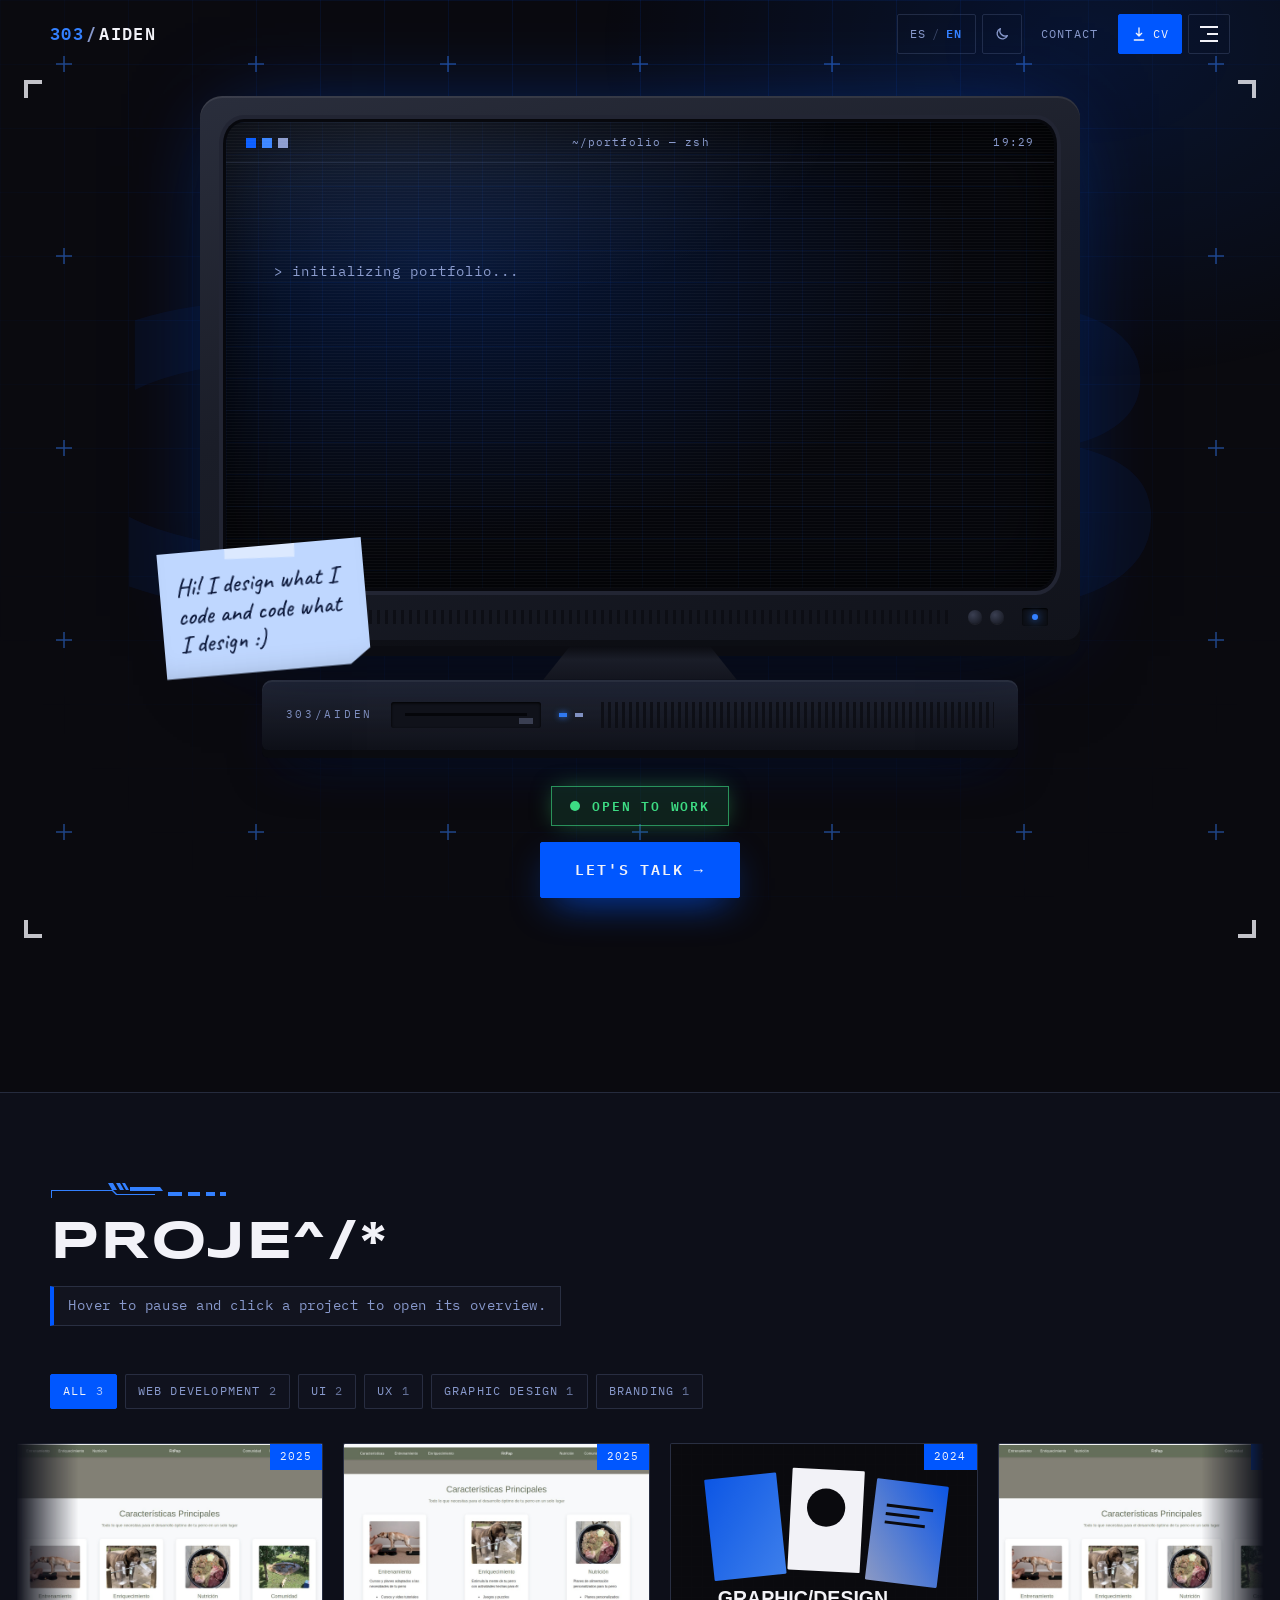
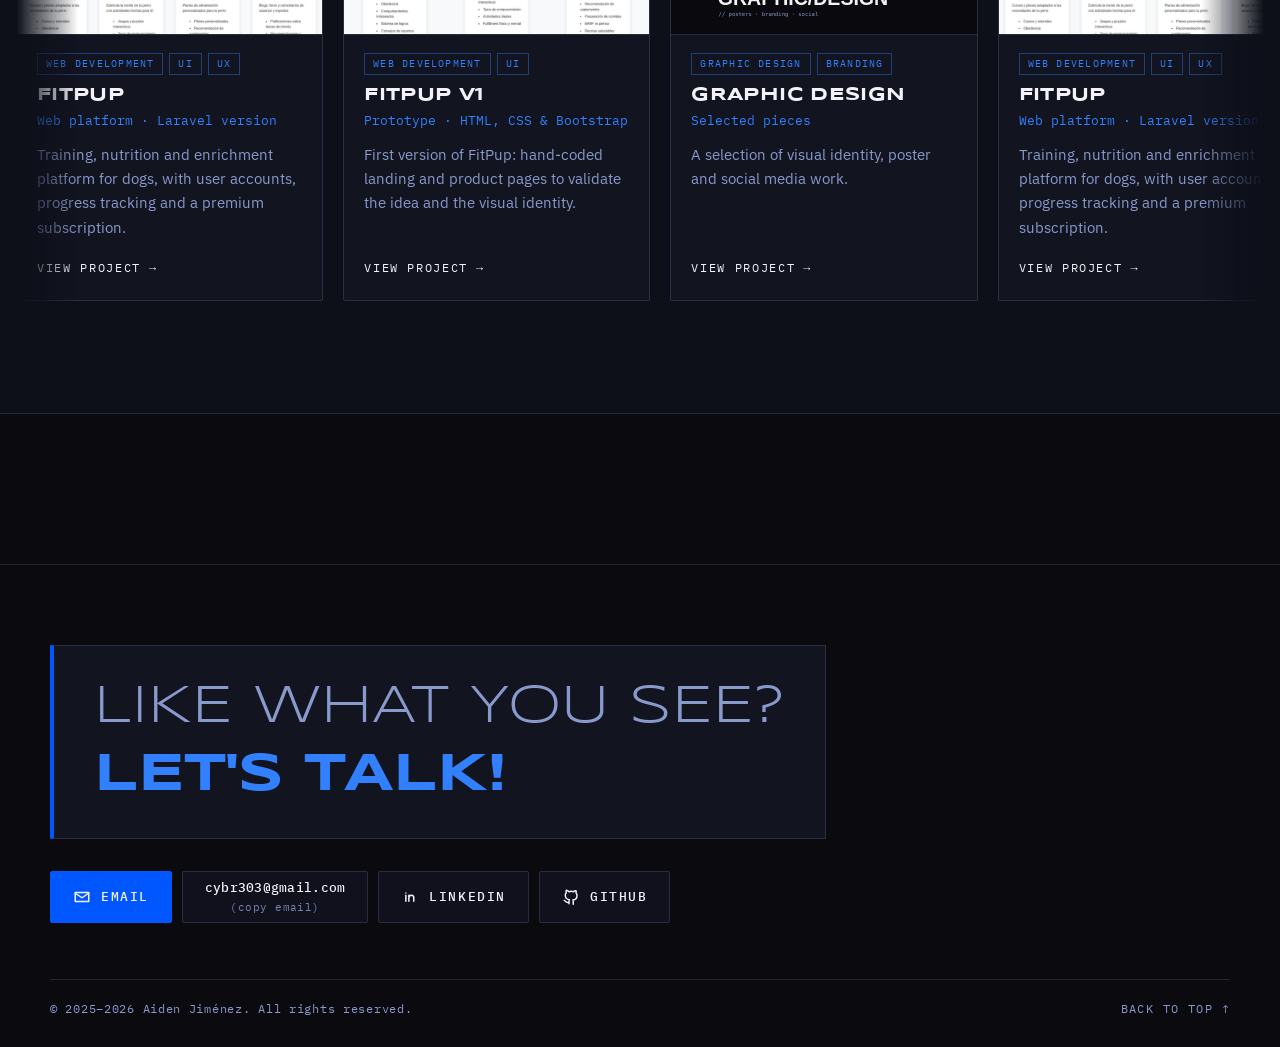
<file: index.html>
<!DOCTYPE html>
<html lang="es">
<head>
    <meta charset="UTF-8">
    <meta name="viewport" content="width=device-width, initial-scale=1.0">
    <meta name="description" content="Portfolio de Aiden Jiménez, desarrollador web y diseñador gráfico.">
    <meta name="theme-color" content="#0a0a0f">
    <meta property="og:title" content="303/AIDEN - Portfolio">
    <meta property="og:description" content="Desarrollador web & diseñador gráfico · Web developer & graphic designer">
    <meta property="og:image" content="img/projects/fitpup-laravel/cover.jpg">
    <!-- Aplica el tema guardado antes de pintar para evitar un parpadeo -->
    <script>try{if(localStorage.getItem("portfolio-theme")==="light")document.documentElement.dataset.theme="light"}catch(e){}</script>
    <link rel="icon" href="img/battery.svg?v=9" type="image/svg+xml">
    <link rel="preload" href="fonts/syncopate-latin-700-normal.woff2" as="font" type="font/woff2" crossorigin>
    <link rel="stylesheet" href="css/style.css?v=9">
    <title>303/AIDEN - Portfolio</title>
</head>

<body data-page="home">
    <div class="bg-fx" aria-hidden="true"><div class="bg-fx__grid"></div><div class="bg-fx__glow"></div><div class="bg-fx__marks"></div></div>

    <div data-include="header"></div>

    <main id="main">

        <!-- ============ HOME / MONITOR ============ -->
        <section class="hero" aria-labelledby="hero-name">
            <div class="hero__watermark" aria-hidden="true">303</div>
            <span class="hud hud--tl" aria-hidden="true"></span><span class="hud hud--tr" aria-hidden="true"></span>
            <span class="hud hud--bl" aria-hidden="true"></span><span class="hud hud--br" aria-hidden="true"></span>
            <div class="container hero__inner">
                <div class="monitor">
                    <!-- Monitor CRT retro -->
                    <div class="monitor__bezel">
                        <div class="monitor__screen">
                            <div class="screen-bar mono" aria-hidden="true">
                                <span class="screen-bar__dots"><i></i><i></i><i></i></span>
                                <span>~/portfolio — zsh</span>
                                <span class="screen-bar__clock" data-clock></span>
                            </div>
                            <div class="screen-body">
                                <div class="screen-text">
                                    <p class="boot mono" aria-hidden="true">&gt; <span data-boot></span></p>
                                    <h1 class="hero-name glitch" id="hero-name" data-name></h1>
                                    <p class="hero-titles mono">
                                        <span class="sr-only" data-role></span>
                                        <span aria-hidden="true"><span class="hero-titles__prompt">$</span> <span data-typed></span><span class="caret">▍</span></span>
                                    </p>
                                    <p class="hero-role" data-role-visible></p>
                                </div>
                                <div class="screen-logo">
                                    <img src="img/logo.svg?v=9" alt="" width="200" height="200">
                                </div>
                            </div>
                            <div class="screen-scan" aria-hidden="true"></div>
                            <div class="screen-glare" aria-hidden="true"></div>
                        </div>
                        <div class="monitor__chin" aria-hidden="true">
                            <span class="monitor__brand mono">303·PC</span>
                            <span class="monitor__vents"></span>
                            <span class="monitor__knobs"><i></i><i></i></span>
                            <span class="monitor__power"><span class="monitor__led"></span></span>
                        </div>

                        <aside class="sticky-note">
                            <span class="sticky-note__tape" aria-hidden="true"></span>
                            <p data-sticky-text></p>
                        </aside>
                    </div>
                    <div class="monitor__neck" aria-hidden="true"></div>
                    <div class="computer-case" aria-hidden="true">
                        <span class="computer-case__label mono">303/AIDEN</span>
                        <span class="computer-case__floppy"><i></i></span>
                        <span class="computer-case__leds"><i></i><i></i></span>
                        <span class="computer-case__vents"></span>
                    </div>
                </div>

                <div class="hero__cta">
                    <p class="status-pill" data-status hidden><span class="status-pill__dot"></span><span data-i18n="hero.status"></span></p>
                    <a class="btn btn--primary btn--lg" href="#contact"><span data-i18n="hero.cta.contact"></span> <span class="btn__arrow" aria-hidden="true">→</span></a>
                </div>
            </div>
        </section>

        <!-- ============ PROYECTOS ============ -->
        <section class="section section--projects section--band" id="projects" aria-labelledby="projects-title">
            <div class="container">
                <header class="section-head" data-reveal>
                    <span class="techbar" aria-hidden="true"></span>
                    <h2 class="section-title" id="projects-title" data-reveal data-scramble><span data-i18n="projects.heading"></span></h2>
                    <p class="section-intro" data-i18n="projects.intro"></p>
                </header>
                <div class="filters" role="group" aria-labelledby="projects-title" data-filters data-reveal></div>
            </div>

            <div class="marquee" data-reveal>
                <div class="marquee__track" data-marquee role="list"></div>
            </div>
            <p class="container marquee__empty" data-empty hidden data-i18n="projects.empty"></p>
        </section>
    </main>

    <div data-include="footer"></div>

    <script src="data/profile.js?v=9"></script>
    <script src="data/projects.js?v=9"></script>
    <script src="js/i18n.js?v=9"></script>
    <script src="js/main.js?v=9"></script>
    <script src="js/sections.js?v=9"></script>
</body>
</html>
</file>
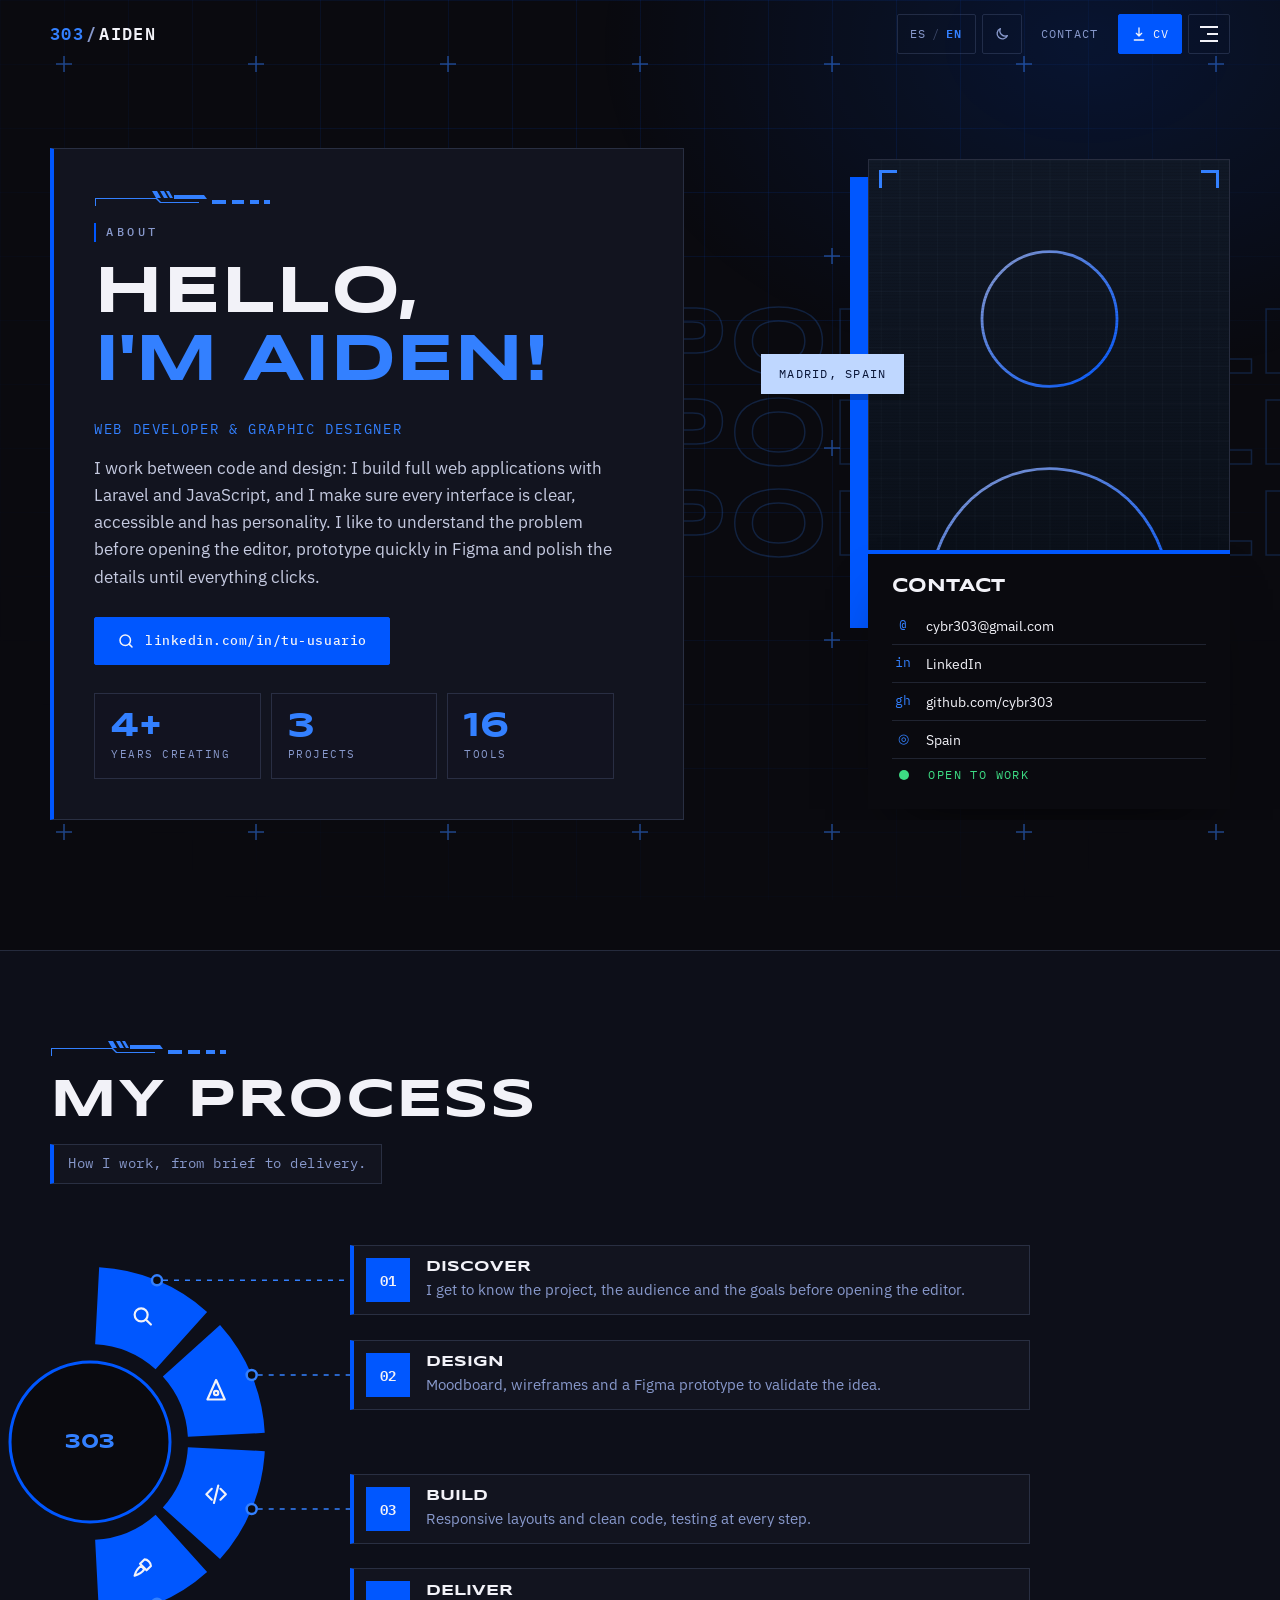
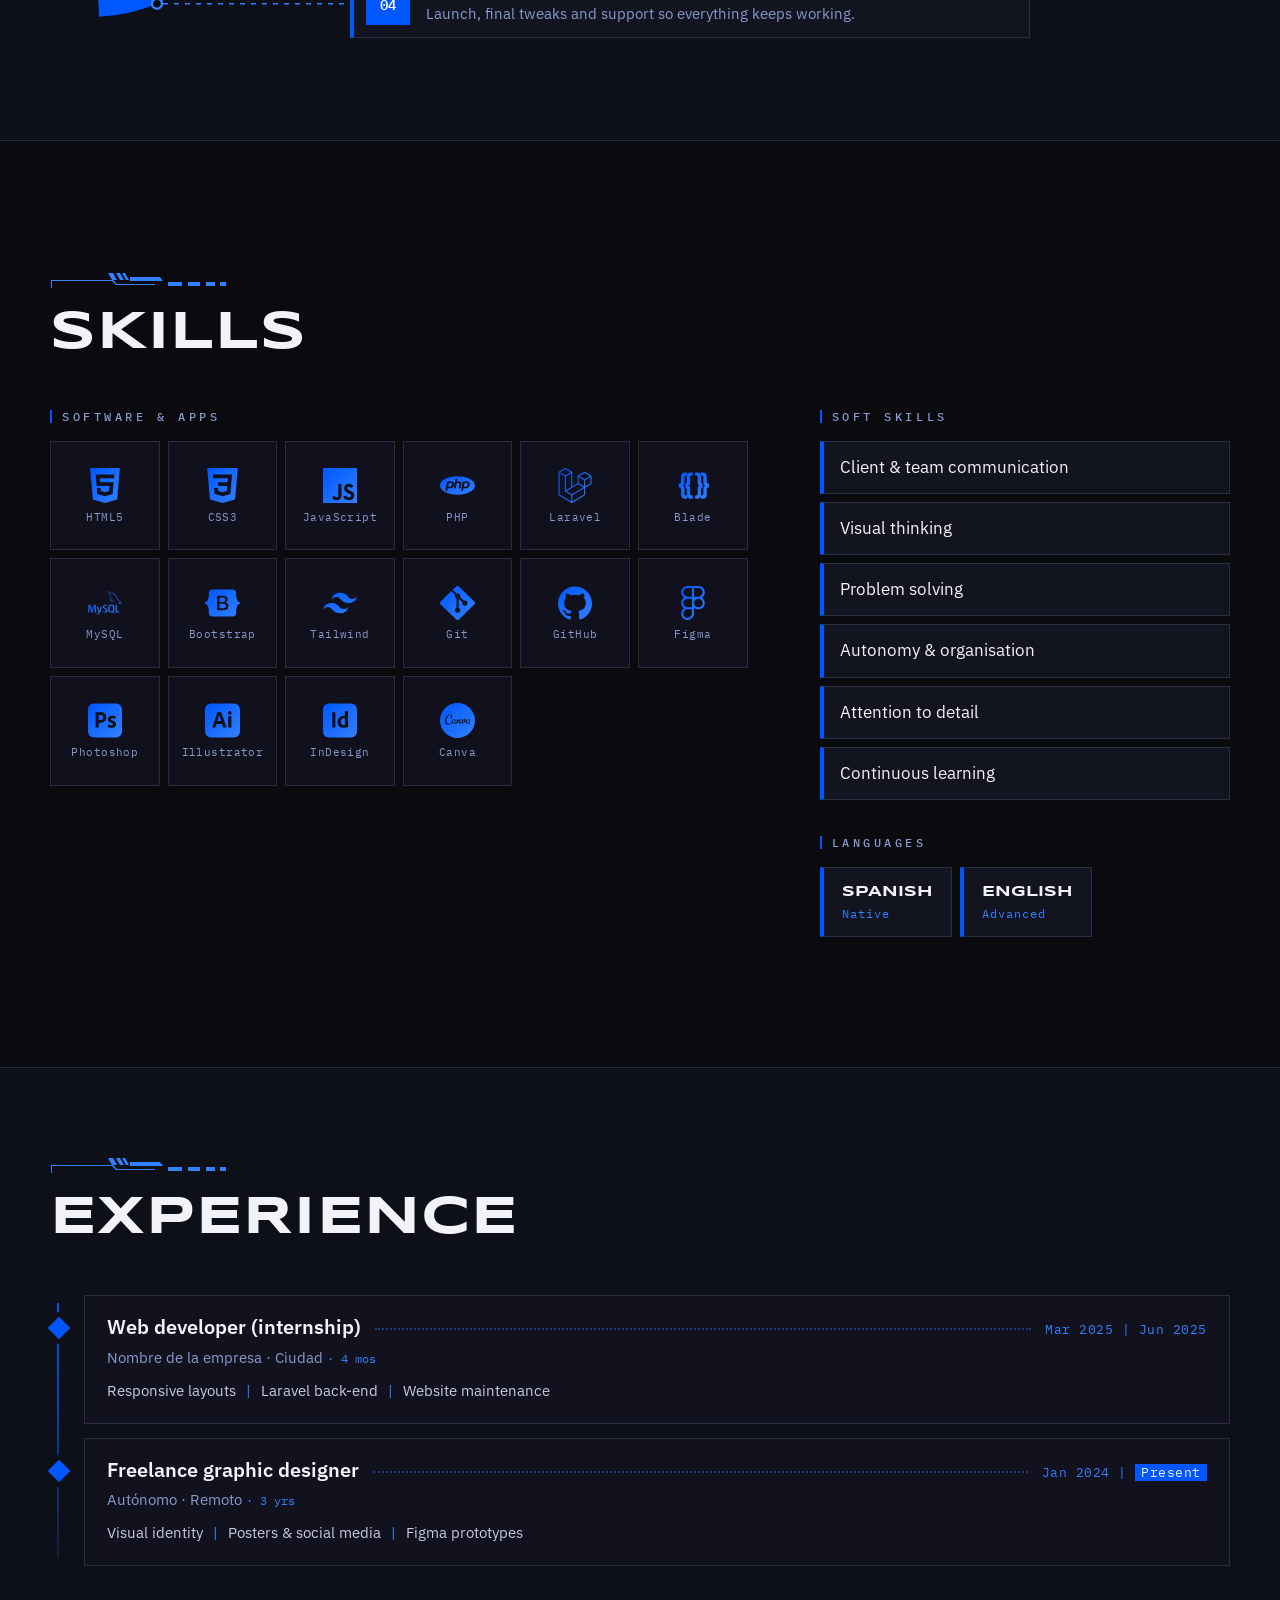
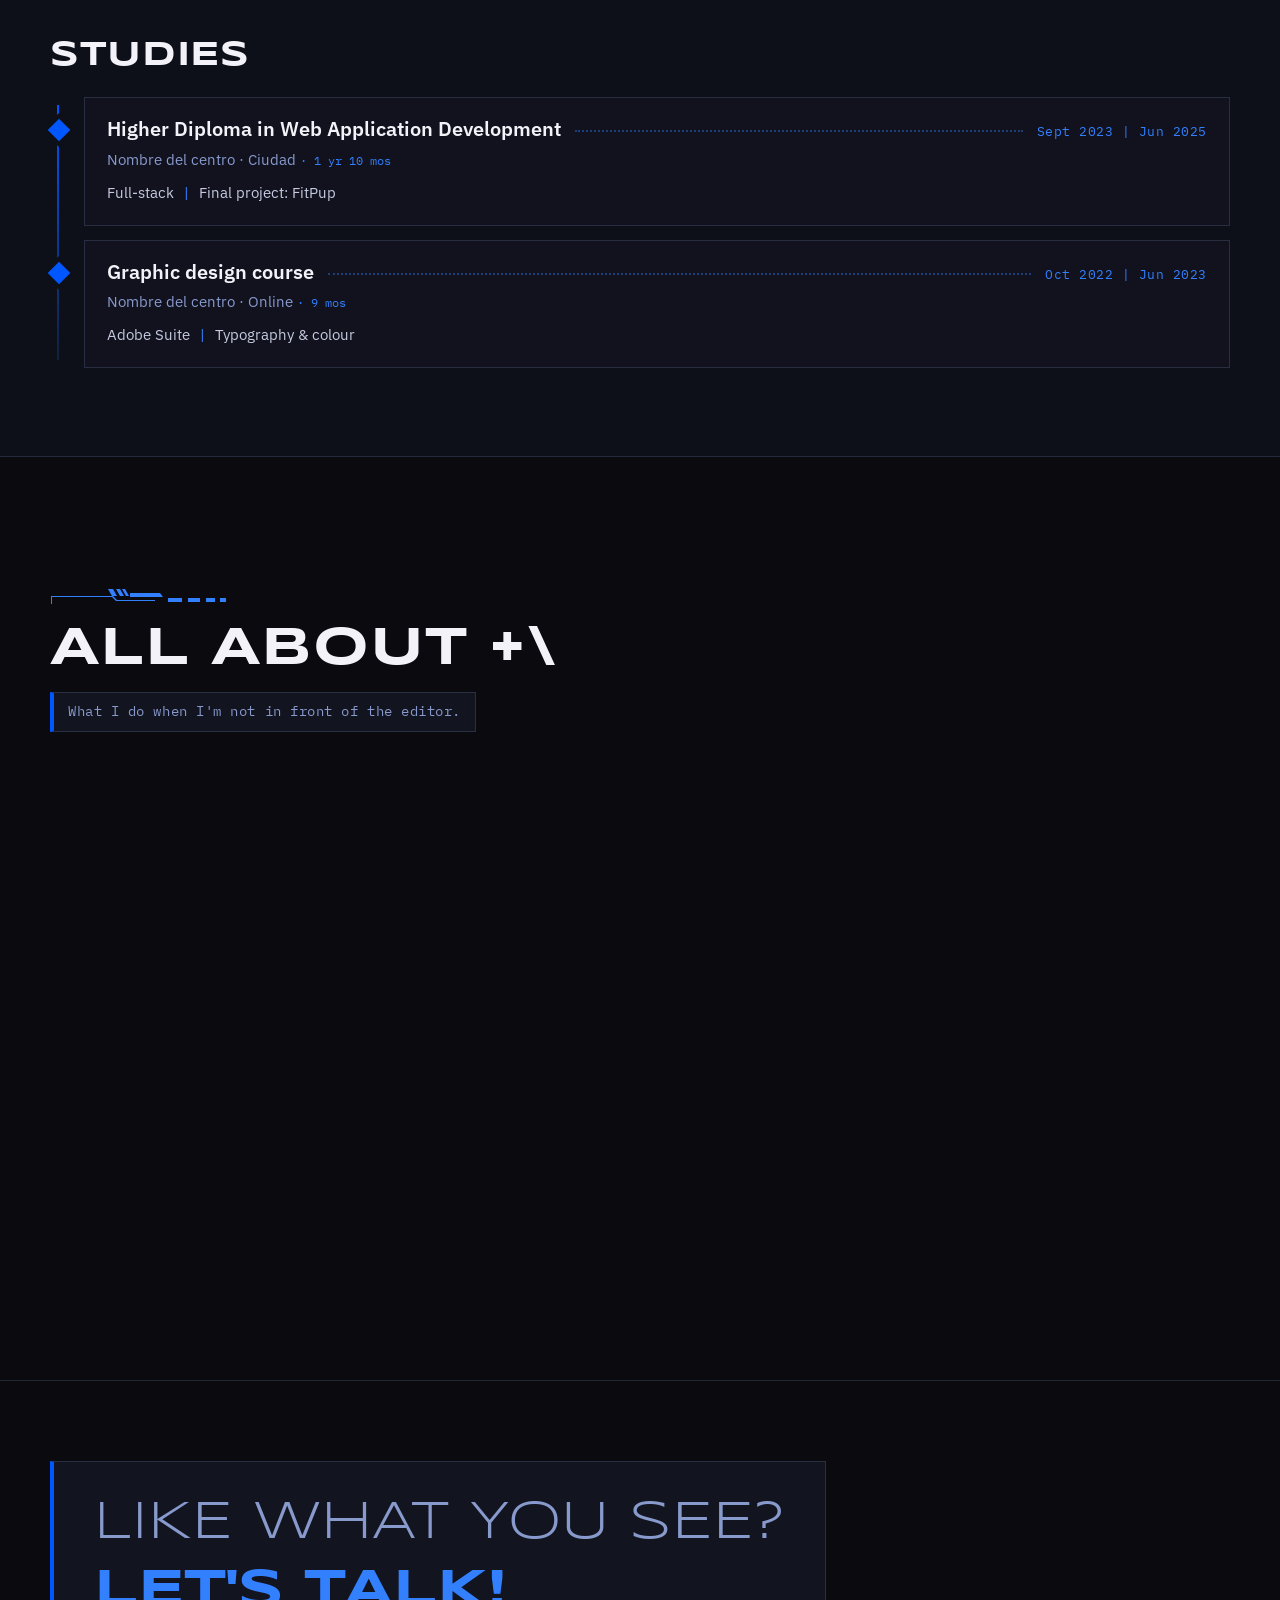
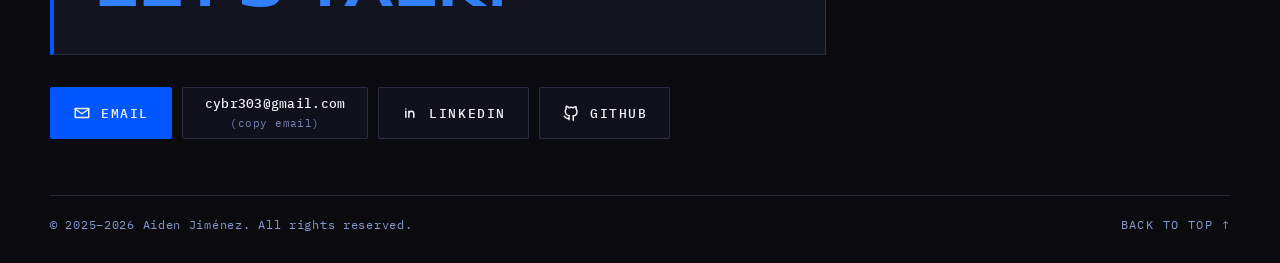
<file: about.html>
<!DOCTYPE html>
<html lang="es">
<head>
    <meta charset="UTF-8">
    <meta name="viewport" content="width=device-width, initial-scale=1.0">
    <meta name="description" content="Sobre Aiden Jiménez: skills, experiencia, estudios y lo que le gusta.">
    <meta name="theme-color" content="#0a0a0f">
    <!-- Aplica el tema guardado antes de pintar para evitar un parpadeo -->
    <script>try{if(localStorage.getItem("portfolio-theme")==="light")document.documentElement.dataset.theme="light"}catch(e){}</script>
    <link rel="icon" href="img/battery.svg?v=9" type="image/svg+xml">
    <link rel="preload" href="fonts/syncopate-latin-700-normal.woff2" as="font" type="font/woff2" crossorigin>
    <link rel="stylesheet" href="css/style.css?v=9">
    <title>303/AIDEN - Portfolio</title>
</head>

<body data-page="about">
    <div class="bg-fx" aria-hidden="true"><div class="bg-fx__grid"></div><div class="bg-fx__glow"></div><div class="bg-fx__marks"></div></div>

    <div data-include="header"></div>

    <main id="main" class="page">

        <!-- ============ SOBRE MÍ (estilo "Hello, I'm Han") ============ -->
        <section class="section about-section" id="about" aria-labelledby="about-title">
            <div class="outline-words" aria-hidden="true"><span>PORTFOLIO</span><span>PORTFOLIO</span><span>PORTFOLIO</span></div>
            <div class="container about">
                <div class="about__text text-panel" data-reveal>
                    <span class="techbar" aria-hidden="true"></span>
                    <p class="sub-title" data-i18n="about.heading"></p>
                    <h1 class="about__hello" id="about-title"><span data-about-hello></span><br><span class="about__name" data-about-name></span></h1>
                    <p class="about__lead" data-about-lead></p>
                    <p class="about__body" data-about-body></p>
                    <a class="btn btn--primary about__linkedin" data-linkedin target="_blank" rel="noopener">
                        <svg viewBox="0 0 24 24" aria-hidden="true"><circle cx="11" cy="11" r="7"/><path d="m20 20-3.5-3.5"/></svg>
                        <span data-linkedin-label></span>
                    </a>
                    <dl class="stats" data-stats></dl>
                </div>

                <figure class="about-photo" data-reveal>
                    <div class="about-photo__stack">
                        <div class="about-photo__block" aria-hidden="true"></div>
                        <div class="about-photo__frame">
                            <span class="about-photo__circle" aria-hidden="true"></span>
                            <img data-photo alt="" width="400" height="480">
                            <span class="corner corner--tl"></span><span class="corner corner--tr"></span>
                            <span class="corner corner--bl"></span><span class="corner corner--br"></span>
                        </div>
                    </div>
                    <div class="about-photo__tags" data-about-tags></div>
                    <div class="about-contact">
                        <h2 data-i18n="about.contact"></h2>
                        <ul data-contact-list></ul>
                    </div>
                </figure>
            </div>
        </section>

        <!-- ============ PROCESO DE TRABAJO (estilo Riley) ============ -->
        <section class="section section--band" id="process" aria-labelledby="process-title">
            <div class="container">
                <header class="section-head" data-reveal>
                    <span class="techbar" aria-hidden="true"></span>
                    <h2 class="section-title" id="process-title" data-reveal data-scramble><span data-i18n="process.heading"></span></h2>
                    <p class="section-intro" data-i18n="process.intro"></p>
                </header>
                <div class="process" data-process data-reveal></div>
            </div>
        </section>

        <!-- ============ SKILLS ============ -->
        <section class="section" id="skills" aria-labelledby="skills-title">
            <div class="container">
                <header class="section-head" data-reveal>
                    <span class="techbar" aria-hidden="true"></span>
                    <h2 class="section-title" id="skills-title" data-reveal data-scramble><span data-i18n="skills.heading"></span></h2>
                </header>

                <div class="skills">
                    <div data-reveal>
                        <h3 class="sub-title" data-i18n="skills.software"></h3>
                        <ul class="skill-grid" data-skill-grid></ul>
                    </div>
                    <div data-reveal>
                        <h3 class="sub-title" data-i18n="skills.soft"></h3>
                        <ul class="soft-list" data-soft-list></ul>
                        <h3 class="sub-title sub-title--spaced" data-i18n="about.languages"></h3>
                        <ul class="lang-list" data-lang-list></ul>
                    </div>
                </div>
            </div>
        </section>

        <!-- ============ EXPERIENCIA + ESTUDIOS ============ -->
        <section class="section section--band" id="experience" aria-labelledby="exp-title">
            <div class="container">
                <header class="section-head" data-reveal>
                    <span class="techbar" aria-hidden="true"></span>
                    <h2 class="section-title" id="exp-title" data-reveal data-scramble><span data-i18n="exp.heading"></span></h2>
                </header>
                <ol class="timeline" data-experience></ol>

                <h3 class="section-title section-title--sm" data-reveal data-scramble><span data-i18n="exp.studies"></span></h3>
                <ol class="timeline" data-studies></ol>
            </div>
        </section>

        <!-- ============ COSAS QUE ME GUSTAN ============ -->
        <section class="section" id="hobbies" aria-labelledby="hobbies-title">
            <div class="container">
                <header class="section-head" data-reveal>
                    <span class="techbar" aria-hidden="true"></span>
                    <h2 class="section-title" id="hobbies-title" data-reveal data-scramble><span data-i18n="hobbies.heading"></span></h2>
                    <p class="section-intro" data-i18n="hobbies.intro"></p>
                </header>
            </div>
            <div class="marquee marquee--auto" data-reveal>
                <ul class="marquee__track" data-hobbies></ul>
            </div>
        </section>
    </main>

    <div data-include="footer"></div>

    <script src="data/profile.js?v=9"></script>
    <script src="data/projects.js?v=9"></script>
    <script src="js/i18n.js?v=9"></script>
    <script src="js/main.js?v=9"></script>
    <script src="js/sections.js?v=9"></script>
</body>
</html>
</file>
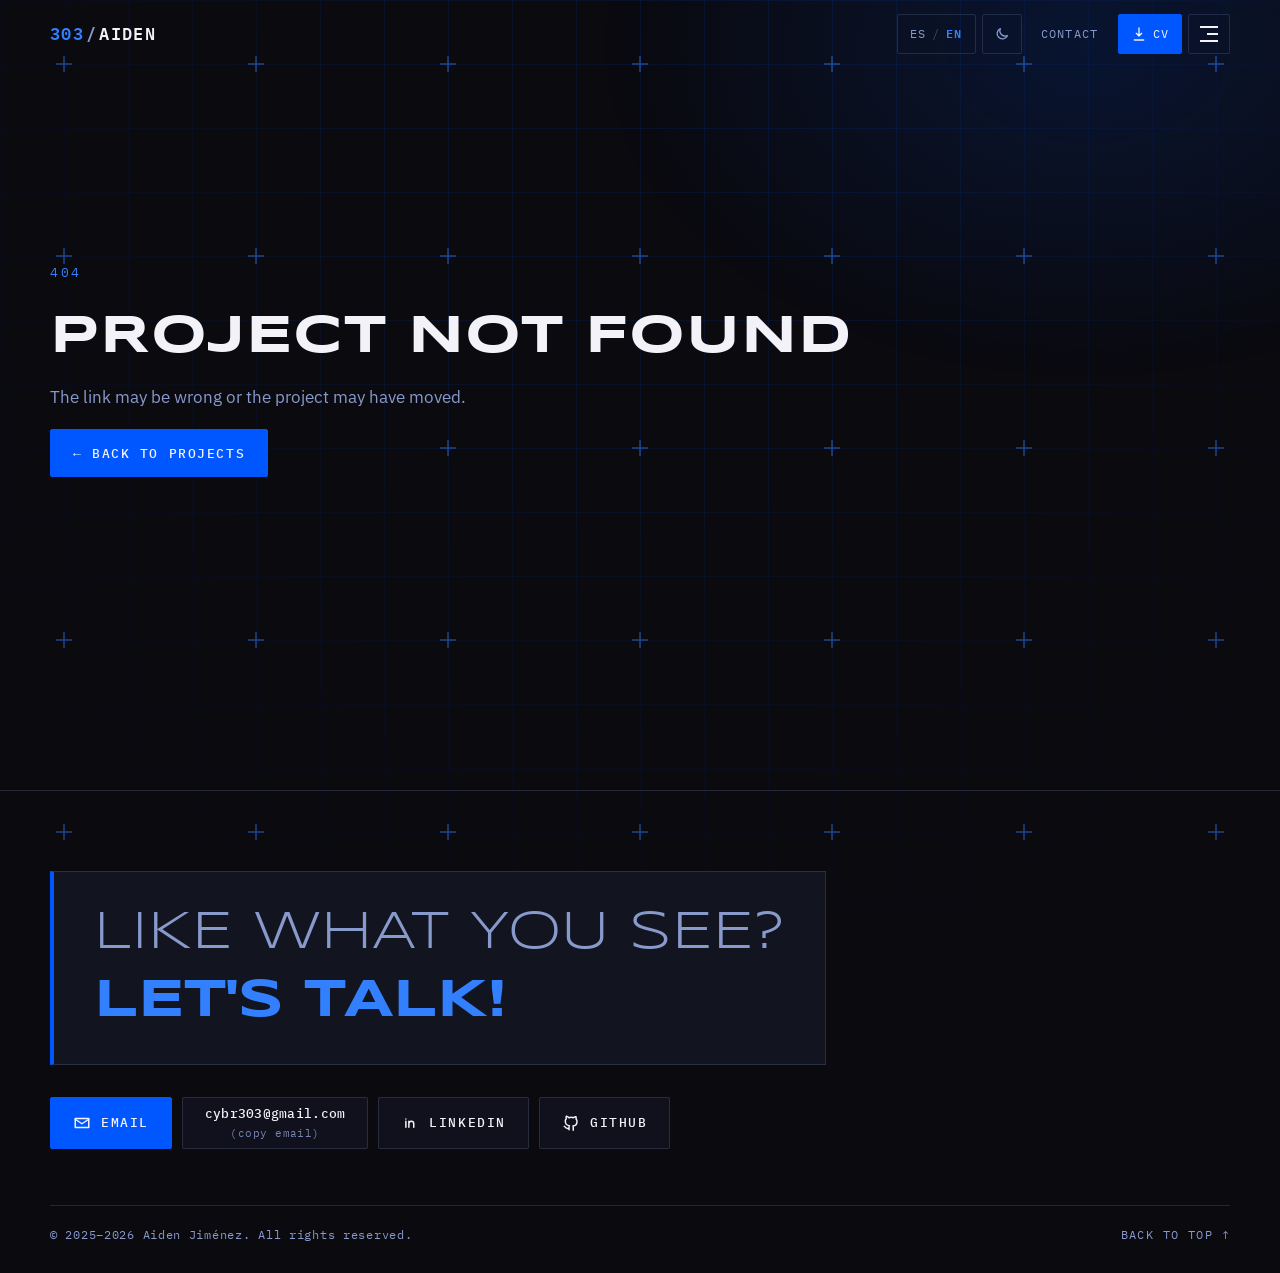
<file: project.html>
<!DOCTYPE html>
<html lang="es">
<head>
    <meta charset="UTF-8">
    <meta name="viewport" content="width=device-width, initial-scale=1.0">
    <meta name="description" content="Proyecto del portfolio de Aiden Jiménez.">
    <meta name="theme-color" content="#0a0a0f">
    <!-- Aplica el tema guardado antes de pintar para evitar un parpadeo -->
    <script>try{if(localStorage.getItem("portfolio-theme")==="light")document.documentElement.dataset.theme="light"}catch(e){}</script>
    <link rel="icon" href="img/battery.svg?v=9" type="image/svg+xml">
    <link rel="preload" href="fonts/syncopate-latin-700-normal.woff2" as="font" type="font/woff2" crossorigin>
    <link rel="stylesheet" href="css/style.css?v=9">
    <title>303/AIDEN - Portfolio</title>
</head>

<body data-page="project">
    <div class="bg-fx" aria-hidden="true"><div class="bg-fx__grid"></div><div class="bg-fx__glow"></div><div class="bg-fx__marks"></div></div>

    <div data-include="header"></div>

    <main id="main" class="project-page">
        <div class="container" data-project>
            <!-- Se rellena desde js/project.js con los datos de data/projects.js -->
        </div>
    </main>

    <div class="lightbox" data-lightbox hidden>
        <button class="lightbox__close icon-btn" type="button" data-lightbox-close data-i18n-attr="aria-label:project.close">✕</button>
        <button class="lightbox__nav lightbox__nav--prev icon-btn" type="button" data-lightbox-prev data-i18n-attr="aria-label:project.prev">←</button>
        <figure>
            <img data-lightbox-img alt="">
            <figcaption class="mono" data-lightbox-caption></figcaption>
        </figure>
        <button class="lightbox__nav lightbox__nav--next icon-btn" type="button" data-lightbox-next data-i18n-attr="aria-label:project.next">→</button>
    </div>

    <div data-include="footer"></div>

    <script src="data/profile.js?v=9"></script>
    <script src="data/projects.js?v=9"></script>
    <script src="js/i18n.js?v=9"></script>
    <script src="js/main.js?v=9"></script>
    <script src="js/project.js?v=9"></script>
</body>
</html>
</file>
<file: css/style.css>
/* ==========================================================================
   303/AIDEN — Portfolio
   Identidad inspirada en AXON: cybercore + brutalismo + editorial japonés.
   Paleta: Axon Black #0A0A0F · Signal Blue #0057FF · Node Blue #3380FF
           Static White #F2F2F8 · Steel Freq #8899CC
   Tema oscuro por defecto; el claro se activa con [data-theme="light"].
   ========================================================================== */

/* Fuentes alojadas en local (licencias en fonts/) */
@font-face { font-family: "Syncopate"; src: url("../fonts/syncopate-latin-400-normal.woff2") format("woff2"); font-weight: 400; font-display: swap; }
@font-face { font-family: "Syncopate"; src: url("../fonts/syncopate-latin-700-normal.woff2") format("woff2"); font-weight: 700; font-display: swap; }
@font-face { font-family: "IBM Plex Sans"; src: url("../fonts/ibm-plex-sans-latin-400-normal.woff2") format("woff2"); font-weight: 400; font-display: swap; }
@font-face { font-family: "IBM Plex Sans"; src: url("../fonts/ibm-plex-sans-latin-500-normal.woff2") format("woff2"); font-weight: 500; font-display: swap; }
@font-face { font-family: "IBM Plex Sans"; src: url("../fonts/ibm-plex-sans-latin-600-normal.woff2") format("woff2"); font-weight: 600; font-display: swap; }
@font-face { font-family: "IBM Plex Mono"; src: url("../fonts/ibm-plex-mono-latin-400-normal.woff2") format("woff2"); font-weight: 400; font-display: swap; }
@font-face { font-family: "IBM Plex Mono"; src: url("../fonts/ibm-plex-mono-latin-500-normal.woff2") format("woff2"); font-weight: 500; font-display: swap; }
@font-face { font-family: "IBM Plex Mono"; src: url("../fonts/ibm-plex-mono-latin-600-normal.woff2") format("woff2"); font-weight: 600; font-display: swap; }
@font-face { font-family: "Caveat"; src: url("../fonts/caveat-latin-500-normal.woff2") format("woff2"); font-weight: 500; font-display: swap; }

/* ---------- Tema oscuro (por defecto) ---------- */
:root {
  --bg: #0a0a0f;
  --bg-2: #10111a;
  --surface: rgb(18 20 32 / 0.78);
  --surface-solid: #12141f;
  --line: rgb(136 153 204 / 0.2);
  --line-strong: rgb(51 128 255 / 0.6);
  --text: #f2f2f8;
  --text-2: #c5cae0;
  --muted: #8899cc;
  --accent: #3380ff;          /* texto y líneas en azul */
  --accent-rgb: 51 128 255;
  --signal: #0057ff;          /* rellenos (botones, bloques) */
  --on-signal: #f2f2f8;
  --grid: rgb(0 87 255 / 0.1);
  --watermark: rgb(0 87 255 / 0.07);
  --header-bg: rgb(10 10 15 / 0.82);
  --shadow: rgb(0 0 0 / 0.6);
  --band: #0d0f19;
  --open: #3ddc84;          /* verde "disponible", estilo #OpenToWork */
  --open-rgb: 61 220 132;
  --open-text: #3ddc84;
  --note: #bfd7ff;          /* post-it azul claro */
  --note-text: #0a1638;

  --f-display: "Syncopate", "Arial Black", sans-serif;
  --f-sans: "IBM Plex Sans", system-ui, -apple-system, "Segoe UI", sans-serif;
  --f-mono: "IBM Plex Mono", ui-monospace, "SFMono-Regular", Menlo, monospace;
  --f-hand: "Caveat", "Comic Sans MS", cursive;

  --radius: 2px;
  --border: 1.5px;
  --header-h: 68px;
  --ease: cubic-bezier(0.2, 0.8, 0.2, 1);
  --container: 1180px;
  color-scheme: dark;
}

/* ---------- Tema claro ---------- */
:root[data-theme="light"] {
  --bg: #f2f2f8;
  --bg-2: #e6e7f0;
  --surface: rgb(255 255 255 / 0.85);
  --surface-solid: #ffffff;
  --line: rgb(10 10 15 / 0.14);
  --line-strong: rgb(0 87 255 / 0.65);
  --text: #0a0a0f;
  --text-2: #2a2d3e;
  --muted: #55618f;
  --accent: #0057ff;
  --accent-rgb: 0 87 255;
  --grid: rgb(0 87 255 / 0.13);
  --watermark: rgb(0 87 255 / 0.1);
  --header-bg: rgb(242 242 248 / 0.86);
  --shadow: rgb(10 10 15 / 0.22);
  --band: #e4e6f2;
  --open-text: #0b7a3e;
  color-scheme: light;
}

/* ---------- Base ---------- */
*, *::before, *::after { box-sizing: border-box; }
html { scroll-behavior: smooth; scroll-padding-top: calc(var(--header-h) + 16px); -webkit-text-size-adjust: 100%; }
body {
  margin: 0; min-height: 100vh; overflow-x: hidden;
  background: var(--bg); color: var(--text);
  font-family: var(--f-sans); font-size: 1.0625rem; line-height: 1.6;
  -webkit-font-smoothing: antialiased;
  transition: background-color 0.3s, color 0.3s;
}
body.no-scroll { overflow: hidden; }
[hidden] { display: none !important; }
img { max-width: 100%; display: block; }
a { color: inherit; }
button { font: inherit; color: inherit; }
h1, h2, h3, h4 { margin: 0; line-height: 1.1; font-weight: 600; }
p { margin: 0; }
ul, ol { margin: 0; padding: 0; list-style: none; }
::selection { background: var(--signal); color: var(--on-signal); }
:focus-visible { outline: 2px solid var(--accent); outline-offset: 3px; }

.mono { font-family: var(--f-mono); }
.sr-only { position: absolute !important; width: 1px; height: 1px; padding: 0; margin: -1px; overflow: hidden; clip: rect(0 0 0 0); white-space: nowrap; border: 0; }
.skip-link {
  position: fixed; top: 8px; left: 8px; z-index: 100; padding: 8px 14px;
  background: var(--signal); color: var(--on-signal); font-family: var(--f-mono); font-size: 0.85rem;
  transform: translateY(-150%); transition: transform 0.2s;
}
.skip-link:focus { transform: none; }
.container { width: min(var(--container), 100% - 32px); margin-inline: auto; }

/* ---------- Fondo: retícula ---------- */
.bg-fx { position: fixed; inset: 0; z-index: -1; pointer-events: none; overflow: hidden; }
.bg-fx__grid {
  position: absolute; inset: -64px;
  background-image:
    linear-gradient(var(--grid) 1px, transparent 1px),
    linear-gradient(90deg, var(--grid) 1px, transparent 1px);
  background-size: 64px 64px;
  -webkit-mask-image: radial-gradient(ellipse at 50% 20%, #000 25%, transparent 78%);
  mask-image: radial-gradient(ellipse at 50% 20%, #000 25%, transparent 78%);
  animation: grid-move 24s linear infinite;
}
.bg-fx__glow { position: absolute; inset: 0; background: radial-gradient(700px 480px at 85% 5%, rgb(0 87 255 / 0.14), transparent 70%); }
/* Marcas "+" de retícula técnica */
.bg-fx__marks {
  position: absolute; inset: 0; opacity: 0.5;
  background: url("data:image/svg+xml,%3Csvg xmlns='http://www.w3.org/2000/svg' width='192' height='192'%3E%3Cpath d='M96 88v16M88 96h16' stroke='%233380ff' stroke-width='1.5'/%3E%3C/svg%3E") -32px -32px / 192px 192px;
}
:root[data-theme="light"] .bg-fx__grid {
  background-image:
    linear-gradient(var(--grid) 1px, transparent 1px),
    linear-gradient(90deg, var(--grid) 1px, transparent 1px),
    linear-gradient(rgb(0 87 255 / 0.05) 1px, transparent 1px),
    linear-gradient(90deg, rgb(0 87 255 / 0.05) 1px, transparent 1px);
  background-size: 64px 64px, 64px 64px, 16px 16px, 16px 16px;
  -webkit-mask-image: none; mask-image: none;
}
:root[data-theme="light"] .bg-fx__glow {
  background:
    radial-gradient(800px 520px at 90% 0%, rgb(0 87 255 / 0.22), transparent 70%),
    radial-gradient(700px 600px at 0% 70%, rgb(51 128 255 / 0.16), transparent 70%),
    linear-gradient(180deg, transparent 60%, rgb(136 153 204 / 0.15));
}
:root[data-theme="light"] .bg-fx__marks { opacity: 0.9; }

/* Bandas de sección (dan ritmo, sobre todo en el tema claro) */
.section--band { background: var(--band); margin-top: clamp(72px, 11vw, 130px); border-block: var(--border) solid var(--line); }
.section.section--band { padding-block: clamp(56px, 7vw, 88px); }
@keyframes grid-move { to { transform: translate3d(0, 64px, 0); } }

/* Barra técnica decorativa (motivo de AXON) */
.techbar { display: block; width: 190px; height: 20px; background: url("../img/techbar.svg") no-repeat left center / contain; }

/* ---------- Cabecera ---------- */
.site-header {
  position: fixed; inset: 0 0 auto; z-index: 50; height: var(--header-h);
  display: flex; align-items: center; justify-content: space-between; gap: 16px;
  padding-inline: max(16px, calc((100% - var(--container)) / 2));
  border-bottom: var(--border) solid transparent;
  transition: background 0.3s, border-color 0.3s;
}
.site-header.is-scrolled, .site-header.menu-open {
  background: var(--header-bg);
  backdrop-filter: blur(14px) saturate(140%); -webkit-backdrop-filter: blur(14px) saturate(140%);
  border-bottom-color: var(--line);
}
.brand { font-family: var(--f-mono); font-weight: 600; font-size: 1.05rem; letter-spacing: 0.08em; text-decoration: none; display: inline-flex; align-items: baseline; white-space: nowrap; }
.brand__num { color: var(--accent); }
.brand__slash { color: var(--muted); margin-inline: 2px; }
.brand:hover .brand__name { color: var(--accent); }

.header-actions { display: flex; align-items: center; gap: 6px; }
.header-link, .lang-toggle, .theme-toggle, .menu-btn {
  display: inline-flex; align-items: center; justify-content: center; gap: 6px; height: 40px;
  font-family: var(--f-mono); font-size: 0.78rem; letter-spacing: 0.1em; text-transform: uppercase; text-decoration: none;
  border: var(--border) solid transparent; border-radius: var(--radius); background: none; cursor: pointer;
  color: var(--muted); transition: color 0.2s, border-color 0.2s, background 0.2s;
}
.header-link, .lang-toggle { padding: 0 12px; }
.header-link:hover, .lang-toggle:hover, .theme-toggle:hover, .menu-btn:hover { color: var(--text); border-color: var(--line-strong); }
.header-link svg, .theme-toggle svg { width: 16px; height: 16px; fill: none; stroke: currentColor; stroke-width: 2; stroke-linecap: round; stroke-linejoin: round; }
.header-link--cv { color: var(--on-signal); background: var(--signal); border-color: var(--signal); }
.header-link--cv:hover { color: var(--on-signal); background: #3380ff; border-color: #3380ff; }
.lang-toggle, .theme-toggle, .menu-btn { border-color: var(--line); }
.lang-toggle [data-lang-option].is-active { color: var(--accent); font-weight: 600; }
.lang-toggle__sep { opacity: 0.4; }
.theme-toggle { width: 40px; }
.theme-toggle .icon-sun { display: none; }
:root[data-theme="light"] .theme-toggle .icon-sun { display: block; }
:root[data-theme="light"] .theme-toggle .icon-moon { display: none; }

.menu-btn { width: 42px; color: var(--text); }
.menu-btn__lines { display: grid; gap: 5px; width: 18px; }
.menu-btn__lines i { display: block; height: 2px; background: currentColor; transition: transform 0.3s var(--ease), opacity 0.2s; }
.menu-btn__lines i:nth-child(2) { width: 60%; justify-self: end; }
.menu-btn[aria-expanded="true"] .menu-btn__lines i:nth-child(1) { transform: translateY(7px) rotate(45deg); }
.menu-btn[aria-expanded="true"] .menu-btn__lines i:nth-child(2) { opacity: 0; }
.menu-btn[aria-expanded="true"] .menu-btn__lines i:nth-child(3) { transform: translateY(-7px) rotate(-45deg); }

.site-menu {
  position: absolute; top: calc(var(--header-h) - 2px); right: max(16px, calc((100% - var(--container)) / 2));
  width: min(300px, calc(100vw - 32px)); padding: 8px;
  background: var(--surface-solid); border: var(--border) solid var(--line); border-top: 3px solid var(--signal);
  box-shadow: 0 24px 60px var(--shadow);
  opacity: 0; transform: translateY(-8px); transition: opacity 0.22s var(--ease), transform 0.22s var(--ease);
}
.site-menu.is-open { opacity: 1; transform: none; }
.site-menu a {
  display: block; padding: 11px 12px; text-decoration: none;
  font-family: var(--f-mono); font-size: 0.85rem; letter-spacing: 0.08em; text-transform: uppercase;
  border-left: 2px solid transparent; transition: background 0.2s, color 0.2s, border-color 0.2s;
}
.site-menu a:hover, .site-menu a.is-current { color: var(--accent); background: rgb(var(--accent-rgb) / 0.08); border-left-color: var(--accent); }

/* ---------- Botones y chips ---------- */
.btn {
  --b: var(--line);
  position: relative; display: inline-flex; align-items: center; justify-content: center; gap: 10px;
  min-height: 48px; padding: 0 22px; border: var(--border) solid var(--b); border-radius: var(--radius); background: none;
  font-family: var(--f-mono); font-weight: 500; font-size: 0.82rem; letter-spacing: 0.12em; text-transform: uppercase; text-decoration: none; cursor: pointer;
  transition: background 0.2s, color 0.2s, border-color 0.2s, box-shadow 0.25s;
  overflow: hidden; isolation: isolate;
}
.btn svg { width: 18px; height: 18px; fill: none; stroke: currentColor; stroke-width: 2; stroke-linecap: round; stroke-linejoin: round; }
.btn--primary { background: var(--signal); color: var(--on-signal); --b: var(--signal); }
.btn--primary:hover { background: #3380ff; --b: #3380ff; box-shadow: 6px 6px 0 rgb(var(--accent-rgb) / 0.25); }
.btn--primary::after {
  content: ""; position: absolute; inset: 0; z-index: -1;
  background: linear-gradient(100deg, transparent 30%, rgb(255 255 255 / 0.35) 50%, transparent 70%);
  transform: translateX(-120%); transition: transform 0.6s var(--ease);
}
.btn--primary:hover::after { transform: translateX(120%); }
.btn--ghost { color: var(--text); background: var(--surface); }
.btn--ghost:hover { --b: var(--accent); color: var(--accent); }
.btn--copy { flex-direction: column; gap: 5px; line-height: 1.2; padding-block: 8px; text-transform: none; letter-spacing: 0.02em; }
.btn__hint { font-size: 0.68rem; font-weight: 400; color: var(--muted); text-transform: lowercase; letter-spacing: 0.04em; opacity: 0.85; }

.icon-btn {
  width: 44px; height: 44px; flex: none; border: var(--border) solid var(--line); border-radius: var(--radius);
  background: var(--surface-solid); cursor: pointer; font-size: 1.1rem; display: grid; place-items: center;
  transition: border-color 0.2s, color 0.2s;
}
.icon-btn:hover { border-color: var(--accent); color: var(--accent); }

.chip {
  display: inline-flex; align-items: center; gap: 8px; padding: 7px 12px; border: var(--border) solid var(--line); border-radius: var(--radius);
  background: var(--surface); cursor: pointer; text-decoration: none; color: var(--muted);
  font-family: var(--f-mono); font-size: 0.74rem; letter-spacing: 0.1em; text-transform: uppercase;
  transition: color 0.2s, border-color 0.2s, background 0.2s;
}
.chip:hover { color: var(--text); border-color: var(--line-strong); }
.chip.is-active { color: var(--on-signal); background: var(--signal); border-color: var(--signal); }
.chip__n { opacity: 0.7; }
.chip--link .mono { color: var(--accent); }

/* ---------- Secciones ---------- */
.section { padding-block: clamp(72px, 11vw, 130px) 0; position: relative; }
.section-head { margin-bottom: clamp(28px, 5vw, 48px); }
.section-head .techbar { margin-bottom: 14px; }
.kicker { color: var(--accent); font-family: var(--f-mono); font-size: 0.8rem; letter-spacing: 0.2em; margin-bottom: 8px; }
.section-title {
  font-family: var(--f-display); font-weight: 700; text-transform: uppercase;
  font-size: clamp(1.8rem, 5vw, 3.4rem); letter-spacing: 0.02em; line-height: 1.05; color: var(--text);
  display: inline-block; min-height: 1.05em;
}
.section-title--sm { font-size: clamp(1.3rem, 3.4vw, 2.1rem); margin: 72px 0 24px; }
.section-intro { color: var(--muted); margin-top: 14px; font-family: var(--f-mono); font-size: 0.85rem; letter-spacing: 0.04em; }
/* Fondo de lectura: mismo estilo que los pasos del proceso, para que el texto no compita con la retícula */
.text-panel, .section-intro {
  background: var(--surface-solid); border: var(--border) solid var(--line); border-left: 4px solid var(--signal);
}
.section-intro { display: block; width: fit-content; max-width: 100%; padding: 8px 14px; }
/* Etiqueta con barra lateral azul, como en el moodboard */
.sub-title {
  font-family: var(--f-mono); font-size: 0.74rem; font-weight: 500; letter-spacing: 0.3em; text-transform: uppercase;
  color: var(--muted); border-left: 2px solid var(--signal); padding-left: 10px; margin-bottom: 18px;
}

.panel { position: relative; background: var(--surface); border: var(--border) solid var(--line); border-radius: var(--radius); }

/* Brillo que sigue al cursor */
[data-glow] { position: relative; }
[data-glow]::before {
  content: ""; position: absolute; inset: 0; pointer-events: none; z-index: 0;
  background: radial-gradient(260px circle at var(--mx, 50%) var(--my, 50%), rgb(var(--accent-rgb) / 0.12), transparent 60%);
  opacity: 0; transition: opacity 0.3s;
}
[data-glow]:hover::before { opacity: 1; }

/* Aparición al hacer scroll */
[data-reveal] { opacity: 0; transform: translateY(24px); transition: opacity 0.7s var(--ease), transform 0.7s var(--ease); transition-delay: calc(var(--i, 0) * 60ms); }
[data-reveal].is-visible { opacity: 1; transform: none; }

/* Efecto glitch (usa data-text con el mismo texto) */
.glitch { position: relative; }
.glitch::before, .glitch::after { content: attr(data-text); position: absolute; inset: 0; pointer-events: none; opacity: 0; }
.glitch::before { color: #0057ff; -webkit-text-fill-color: #0057ff; animation: glitch-a 5s infinite steps(1); }
.glitch::after { color: #8899cc; -webkit-text-fill-color: #8899cc; animation: glitch-b 5s infinite steps(1); }
.glitch:hover::before, .glitch.glitch-once::before { animation: glitch-a 0.6s steps(1) 2; }
.glitch:hover::after, .glitch.glitch-once::after { animation: glitch-b 0.6s steps(1) 2; }
@keyframes glitch-a {
  0%, 91%, 100% { opacity: 0; transform: none; clip-path: inset(0 0 100% 0); }
  92% { opacity: 0.9; transform: translate(-4px, 1px); clip-path: inset(10% 0 60% 0); }
  94% { opacity: 0.9; transform: translate(3px, -1px); clip-path: inset(55% 0 20% 0); }
  96% { opacity: 0.9; transform: translate(-2px, 0); clip-path: inset(30% 0 45% 0); }
}
@keyframes glitch-b {
  0%, 91%, 100% { opacity: 0; transform: none; clip-path: inset(0 0 100% 0); }
  93% { opacity: 0.8; transform: translate(4px, 0); clip-path: inset(65% 0 5% 0); }
  95% { opacity: 0.8; transform: translate(-3px, 1px); clip-path: inset(15% 0 70% 0); }
  97% { opacity: 0.8; transform: translate(2px, -1px); clip-path: inset(40% 0 35% 0); }
}
@keyframes blink { 50% { opacity: 0; } }
.caret { color: #3380ff; animation: blink 1s steps(1) infinite; margin-left: 1px; }

/* ==========================================================================
   HOME — monitor
   ========================================================================== */
.hero {
  min-height: 100svh; display: flex; align-items: center; position: relative; isolation: isolate;
  padding: calc(var(--header-h) + 28px) 0 64px;
}
/* "303" gigante de fondo, como la X de AXON */
.hero__watermark {
  position: absolute; inset: 0; z-index: -1; display: grid; place-items: center; pointer-events: none; overflow: hidden;
  font-family: var(--f-display); font-weight: 700; font-size: clamp(10rem, 34vw, 30rem); letter-spacing: -0.02em;
  color: var(--watermark); user-select: none;
}
/* Esquinas tipo visor */
.hud { position: absolute; width: 18px; height: 18px; border: 0 solid var(--text); opacity: 0.8; }
.hud--tl { top: calc(var(--header-h) + 12px); left: 24px; border-width: 4px 0 0 4px; }
.hud--tr { top: calc(var(--header-h) + 12px); right: 24px; border-width: 4px 4px 0 0; }
.hud--bl { bottom: 24px; left: 24px; border-width: 0 0 4px 4px; }
.hud--br { bottom: 24px; right: 24px; border-width: 0 4px 4px 0; }
.hero__inner { display: flex; flex-direction: column; align-items: center; gap: 36px; }

.monitor { position: relative; width: min(880px, 100%); animation: rise 1s var(--ease) both; }
@keyframes rise { from { opacity: 0; transform: translateY(40px); } }
/* Carcasa del monitor CRT retro: siempre oscura, en los dos temas */
.monitor__bezel {
  position: relative; padding: 26px 26px 0; border-radius: 22px 22px 14px 14px;
  background: linear-gradient(165deg, #2a2e3c 0%, #1a1d28 45%, #11131b 100%);
  box-shadow:
    inset 0 2px 0 rgb(255 255 255 / 0.08), inset 0 -6px 0 rgb(0 0 0 / 0.35),
    0 10px 0 #0b0c12, 0 40px 80px -30px rgb(0 0 0 / 0.7), 0 0 90px -30px rgb(0 87 255 / 0.55);
}
/* La pantalla siempre es oscura, en los dos temas */
.monitor__screen {
  position: relative; overflow: hidden; border-radius: 18px / 22px; aspect-ratio: 16 / 9; color: #f2f2f8;
  background:
    linear-gradient(rgb(0 87 255 / 0.07) 1px, transparent 1px) 0 0 / 32px 32px,
    linear-gradient(90deg, rgb(0 87 255 / 0.07) 1px, transparent 1px) 0 0 / 32px 32px,
    radial-gradient(ellipse at 25% 30%, rgb(0 87 255 / 0.18), transparent 60%),
    #06070c;
  box-shadow: 0 0 0 3px #07080d, 0 0 0 7px #222533, inset 0 0 70px rgb(0 0 0 / 0.85);
  display: flex; flex-direction: column;
}
/* Reflejo curvo del cristal */
.screen-glare { position: absolute; inset: 0; pointer-events: none; border-radius: inherit; background: radial-gradient(120% 90% at 20% 0%, rgb(255 255 255 / 0.07), transparent 45%); }
.monitor__chin { display: flex; align-items: center; gap: 18px; height: 58px; padding: 0 6px; }
.monitor__brand { font-size: 0.72rem; letter-spacing: 0.3em; color: #8899cc; }
.monitor__vents { flex: 1; height: 14px; background: repeating-linear-gradient(90deg, #0b0c12 0 3px, transparent 3px 8px); opacity: 0.8; }
.monitor__knobs { display: inline-flex; gap: 8px; }
.monitor__knobs i { width: 14px; height: 14px; border-radius: 50%; background: radial-gradient(circle at 35% 35%, #3a3f52, #12141c); box-shadow: 0 1px 0 rgb(255 255 255 / 0.06); }
.monitor__power { position: relative; width: 26px; height: 18px; border-radius: 3px; background: #0d0f16; box-shadow: inset 0 1px 2px #000; }
.monitor__led { position: absolute; top: 50%; left: 50%; width: 6px; height: 6px; border-radius: 50%; background: #3380ff; box-shadow: 0 0 8px #3380ff; transform: translate(-50%, -50%); animation: blink 3s steps(1) infinite; }
.monitor__screen.is-on { animation: power-on 0.6s ease-out; }
@keyframes power-on {
  0% { filter: brightness(3) saturate(0); clip-path: inset(49% 0 49% 0); }
  40% { filter: brightness(2); clip-path: inset(0 0 0 0); }
  100% { filter: none; }
}
.screen-scan { position: absolute; inset: 0; pointer-events: none; background: repeating-linear-gradient(to bottom, rgb(255 255 255 / 0.03) 0 1px, transparent 1px 3px); }
.screen-scan::after { content: ""; position: absolute; left: 0; right: 0; height: 120px; top: -120px; background: linear-gradient(to bottom, transparent, rgb(51 128 255 / 0.08), transparent); animation: scan 6s linear infinite; }
@keyframes scan { to { top: 110%; } }
.screen-bar {
  display: flex; align-items: center; justify-content: space-between; gap: 12px;
  padding: 12px 20px 10px; font-size: 0.7rem; letter-spacing: 0.1em; color: #8899cc;
  border-bottom: 1px solid rgb(136 153 204 / 0.15);
}
.screen-bar__dots { display: inline-flex; gap: 6px; }
.screen-bar__dots i { width: 10px; height: 10px; background: #2a3044; }
.screen-bar__dots i:nth-child(1) { background: #0057ff; }
.screen-bar__dots i:nth-child(2) { background: #3380ff; }
.screen-bar__dots i:nth-child(3) { background: #8899cc; }
.screen-body { flex: 1; display: grid; grid-template-columns: 1.55fr 1fr; gap: clamp(16px, 4vw, 44px); align-items: center; padding: clamp(18px, 5vw, 48px); }
.boot { color: #8899cc; font-size: clamp(0.7rem, 1.4vw, 0.85rem); letter-spacing: 0.08em; margin-bottom: clamp(8px, 2vw, 18px); }
.hero-name {
  font-family: var(--f-display); font-weight: 700; text-transform: uppercase;
  font-size: clamp(1.5rem, 4.4vw, 3.3rem); line-height: 1.05; letter-spacing: 0.01em; color: #f2f2f8;
  padding: 0.25em 0; border: 1px solid rgb(51 128 255 / 0.35); border-width: 1px 0;
  text-shadow: 0 0 18px rgb(51 128 255 / 0.35);
}
.hero-titles { margin-top: clamp(10px, 2vw, 18px); font-size: clamp(0.85rem, 1.9vw, 1.2rem); color: #3380ff; min-height: 1.6em; letter-spacing: 0.04em; text-shadow: 0 0 10px rgb(51 128 255 / 0.5); }
.hero-titles__prompt { color: #8899cc; }
.hero-role { margin-top: 10px; color: #8899cc; font-family: var(--f-mono); font-size: clamp(0.7rem, 1.4vw, 0.85rem); letter-spacing: 0.12em; text-transform: uppercase; }
.screen-logo { aspect-ratio: 1; border: 1px solid rgb(51 128 255 / 0.4); background: rgb(0 87 255 / 0.05); display: grid; place-items: center; padding: 12%; position: relative; }
.screen-logo::before, .screen-logo::after { content: ""; position: absolute; width: 12px; height: 12px; border: 0 solid #3380ff; }
.screen-logo::before { top: -1px; left: -1px; border-width: 2px 0 0 2px; }
.screen-logo::after { bottom: -1px; right: -1px; border-width: 0 2px 2px 0; }
.screen-logo img { width: 100%; height: auto; animation: float 6s ease-in-out infinite; }
@keyframes float { 50% { transform: translateY(-6px); } }

.monitor__screen.is-booting .hero-name,
.monitor__screen.is-booting .hero-titles,
.monitor__screen.is-booting .hero-role,
.monitor__screen.is-booting .screen-logo { opacity: 0; }
.monitor__screen.is-on .hero-name { animation: fade-up 0.6s var(--ease) both; }
.monitor__screen.is-on .hero-titles { animation: fade-up 0.6s 0.1s var(--ease) both; }
.monitor__screen.is-on .hero-role { animation: fade-up 0.6s 0.2s var(--ease) both; }
.monitor__screen.is-on .screen-logo { animation: fade-scale 0.8s 0.15s var(--ease) both; }
@keyframes fade-up { from { opacity: 0; transform: translateY(12px); } }
@keyframes fade-scale { from { opacity: 0; transform: scale(0.9); } }

.monitor__neck { width: 22%; height: 34px; margin-inline: auto; background: linear-gradient(180deg, #0b0c12, #1a1d28 40%, #13151e); clip-path: polygon(14% 0, 86% 0, 100% 100%, 0 100%); }
/* Torre/caja de sobremesa bajo el monitor */
.computer-case {
  display: flex; align-items: center; gap: 18px; width: 86%; height: 70px; margin-inline: auto; padding: 0 24px;
  border-radius: 10px 10px 6px 6px; background: linear-gradient(180deg, #252937 0%, #171a24 60%, #0f1118 100%);
  box-shadow: inset 0 2px 0 rgb(255 255 255 / 0.07), 0 8px 0 #0a0b10, 0 30px 50px -20px rgb(0 0 0 / 0.7), 0 20px 60px -20px rgb(0 87 255 / 0.35);
}
.computer-case__label { font-size: 0.68rem; letter-spacing: 0.25em; color: #8899cc; }
.computer-case__floppy { position: relative; width: 150px; height: 26px; border-radius: 3px; background: #10121a; box-shadow: inset 0 1px 3px #000; }
.computer-case__floppy::before { content: ""; position: absolute; left: 14px; right: 14px; top: 11px; height: 3px; background: #05060a; }
.computer-case__floppy i { position: absolute; right: 8px; bottom: 4px; width: 14px; height: 6px; background: #3a3f52; }
.computer-case__leds { display: inline-flex; gap: 8px; }
.computer-case__leds i { width: 8px; height: 4px; background: #3380ff; box-shadow: 0 0 6px #3380ff; }
.computer-case__leds i:nth-child(2) { background: #8899cc; box-shadow: none; animation: blink 1.4s steps(1) infinite; }
.computer-case__vents { flex: 1; height: 26px; background: repeating-linear-gradient(90deg, #0b0c12 0 3px, transparent 3px 7px); opacity: 0.8; }

/* Post-it azul claro: solo se mueve al pasar el ratón */
.sticky-note {
  position: absolute; left: -5%; bottom: -26px; width: clamp(160px, 20vw, 205px); z-index: 2;
  padding: 22px 16px 18px; background: var(--note); color: var(--note-text);
  font-family: var(--f-hand); font-size: clamp(1.3rem, 2.1vw, 1.55rem); line-height: 1.15;
  -webkit-font-smoothing: antialiased; text-rendering: geometricPrecision; backface-visibility: hidden;
  transform: rotate(-5deg); transform-origin: top center;
  box-shadow: 0 16px 24px -10px rgb(0 0 0 / 0.45), inset 0 -18px 30px -24px rgb(0 0 0 / 0.25);
  clip-path: polygon(0 0, 100% 0, 100% 88%, 90% 100%, 0 100%);
  animation: note-in 0.8s 1.4s var(--ease) backwards;
  transition: transform 0.45s var(--ease);
}
.sticky-note:hover { transform: translateY(-8px) rotate(1deg); }
.sticky-note__tape { position: absolute; top: -10px; left: 50%; width: 70px; height: 22px; transform: translateX(-50%) rotate(3deg); background: rgb(255 255 255 / 0.45); }
@keyframes note-in { from { opacity: 0; transform: translateY(-30px) rotate(-20deg); } }

.hero__cta { display: flex; flex-direction: column; align-items: center; gap: 16px; animation: fade-up 0.8s 0.6s var(--ease) both; }
.status-pill {
  display: inline-flex; align-items: center; gap: 12px; padding: 9px 18px;
  font-family: var(--f-mono); font-size: 0.8rem; font-weight: 600; letter-spacing: 0.14em; text-transform: uppercase;
  color: var(--open-text); border: var(--border) solid rgb(var(--open-rgb) / 0.6); background: rgb(var(--open-rgb) / 0.12);
  box-shadow: 0 0 24px -6px rgb(var(--open-rgb) / 0.55);
}
.status-pill__dot { width: 10px; height: 10px; border-radius: 50%; background: var(--open); box-shadow: 0 0 0 0 rgb(var(--open-rgb) / 0.7); animation: pulse 2s infinite; flex: none; }
/* Tema claro: fondo sólido y verde oscuro para que se lea bien sobre la retícula */
:root[data-theme="light"] .status-pill {
  background: #ffffff; color: #0b6b37; border-color: #12a150; border-left-width: 4px;
  box-shadow: 0 6px 18px -8px rgb(18 161 80 / 0.55);
}
:root[data-theme="light"] .status-pill__dot { background: #12a150; }
@keyframes pulse { 70% { box-shadow: 0 0 0 9px rgb(var(--open-rgb) / 0); } 100% { box-shadow: 0 0 0 0 rgb(var(--open-rgb) / 0); } }
/* Botón principal de la home: grande y con brillo para que destaque */
.btn--lg { min-height: 56px; padding: 0 34px; font-size: 0.95rem; font-weight: 600; box-shadow: 0 0 0 0 rgb(0 87 255 / 0.5), 0 14px 40px -14px rgb(0 87 255 / 0.9); animation: cta-glow 2.8s ease-in-out infinite; }
.btn--lg:hover { animation: none; }
.btn--lg .btn__arrow { transition: transform 0.3s var(--ease); }
.btn--lg:hover .btn__arrow { transform: translateX(5px); }
@keyframes cta-glow { 50% { box-shadow: 0 0 0 6px rgb(0 87 255 / 0.18), 0 14px 40px -10px rgb(0 87 255 / 1); } }

/* ==========================================================================
   PROYECTOS — carrusel continuo
   ========================================================================== */
.filters { display: flex; flex-wrap: wrap; gap: 8px; margin-bottom: 24px; }
.marquee {
  width: calc(100% - 32px); max-width: 1920px; margin-inline: auto; overflow: hidden; padding: 10px 0 24px;
  -webkit-mask-image: linear-gradient(90deg, transparent, #000 5%, #000 95%, transparent);
  mask-image: linear-gradient(90deg, transparent, #000 5%, #000 95%, transparent);
}
.marquee__track { display: flex; gap: 20px; width: max-content; }
.marquee__track.is-running { animation: marquee var(--duration, 40s) linear infinite; }
/* Se pausa al pasar el ratón o al navegar con el teclado */
.marquee:hover .marquee__track, .marquee:focus-within .marquee__track { animation-play-state: paused; }
/* La pista contiene dos copias idénticas: al llegar a la mitad vuelve al inicio sin que se note */
@keyframes marquee { to { transform: translateX(calc(-50% - 10px)); } }
.marquee--auto { margin-top: 8px; }
.marquee--auto:hover .marquee__track { animation-play-state: running; }
.marquee__empty { color: var(--muted); padding: 40px 0; text-align: center; }

.project-card {
  flex: 0 0 clamp(280px, 24vw, 380px);
  background: var(--surface-solid); border: var(--border) solid var(--line); border-radius: var(--radius);
  overflow: hidden; transition: border-color 0.3s, box-shadow 0.35s;
}
.project-card:hover { border-color: var(--accent); box-shadow: 8px 8px 0 rgb(var(--accent-rgb) / 0.22); }
.project-card__link { display: flex; flex-direction: column; height: 100%; text-decoration: none; position: relative; z-index: 1; }
.project-card__media { position: relative; aspect-ratio: 16 / 10; overflow: hidden; background: var(--bg-2); border-bottom: var(--border) solid var(--line); }
.project-card__media img { width: 100%; height: 100%; object-fit: cover; object-position: top; transition: transform 0.6s var(--ease), filter 0.4s; filter: saturate(0.85); }
.project-card:hover .project-card__media img { transform: scale(1.05); filter: none; }
.project-card__year {
  position: absolute; z-index: 1; top: 0; right: 0; padding: 4px 10px;
  font-size: 0.7rem; letter-spacing: 0.1em; background: var(--signal); color: var(--on-signal);
}
.project-card__body { padding: 18px 20px 22px; display: flex; flex-direction: column; gap: 6px; flex: 1; }
.tags { display: flex; flex-wrap: wrap; gap: 6px; margin-bottom: 4px; }
.tags li { font-family: var(--f-mono); font-size: 0.64rem; text-transform: uppercase; letter-spacing: 0.12em; color: var(--accent); border: 1px solid rgb(var(--accent-rgb) / 0.4); padding: 2px 8px; }
.project-card__title { font-family: var(--f-display); font-weight: 700; font-size: 1.15rem; text-transform: uppercase; letter-spacing: 0.02em; }
.project-card__sub { color: var(--accent); font-size: 0.8rem; font-family: var(--f-mono); }
.project-card__summary { color: var(--muted); font-size: 0.95rem; margin-top: 4px; }
.project-card__cta { margin-top: auto; padding-top: 14px; font-size: 0.74rem; letter-spacing: 0.14em; text-transform: uppercase; display: inline-flex; gap: 8px; }
.project-card__cta span { transition: transform 0.3s var(--ease); }
.project-card:hover .project-card__cta { color: var(--accent); }
.project-card:hover .project-card__cta span { transform: translateX(6px); }

/* ==========================================================================
   SOBRE MÍ
   ========================================================================== */
.about-section { position: relative; overflow: hidden; }
/* Palabra repetida en contorno, como "RESUME" en el portfolio de Han */
.outline-words {
  position: absolute; left: 50%; top: 50%; transform: translateY(-40%); z-index: -1; pointer-events: none; user-select: none;
  display: flex; flex-direction: column; line-height: 0.95; white-space: nowrap;
  font-family: var(--f-display); font-weight: 700; font-size: clamp(3rem, 7.5vw, 7rem); letter-spacing: 0.02em;
  color: transparent; -webkit-text-stroke: 1.5px rgb(var(--accent-rgb) / 0.2);
}
.about { display: grid; grid-template-columns: 1.15fr 0.85fr; gap: clamp(32px, 6vw, 80px); align-items: center; }
.about__text .techbar { margin-bottom: 14px; }
.about__text { padding: clamp(22px, 3.5vw, 40px); }
.about__hello { font-family: var(--f-display); font-weight: 700; font-size: clamp(2.2rem, 5.6vw, 4.2rem); line-height: 1.02; text-transform: uppercase; color: var(--text); }
.about__name { color: var(--accent); }
.about__lead { margin: 22px 0 14px; font-family: var(--f-mono); font-size: 0.85rem; letter-spacing: 0.12em; text-transform: uppercase; color: var(--accent); }
.about__body { color: var(--text-2); max-width: 54ch; }
.about__linkedin { margin-top: 26px; text-transform: none; letter-spacing: 0.04em; }
.stats { display: grid; grid-template-columns: repeat(3, 1fr); gap: 10px; margin: 28px 0 0; max-width: 520px; }
.stat { padding: 14px 16px; border: var(--border) solid var(--line); background: var(--surface); display: flex; flex-direction: column-reverse; }
.stat dt { color: var(--muted); font-family: var(--f-mono); font-size: 0.68rem; letter-spacing: 0.14em; text-transform: uppercase; }
.stat dd { margin: 0; font-family: var(--f-display); font-weight: 700; font-size: clamp(1.5rem, 3.2vw, 2.1rem); color: var(--accent); line-height: 1.15; }

/* Foto: bloque azul detrás, círculo, etiquetas flotantes y caja de contacto oscura */
.about-photo { position: relative; margin: 0; padding: 0 0 0 28px; }
/* Doble fondo azul pegado a la foto */
.about-photo__stack { position: relative; width: 82%; margin-left: auto; }
.about-photo__block { position: absolute; inset: 0; background: var(--signal); transform: translate(-18px, 18px); }
.about-photo__frame { position: relative; aspect-ratio: 4 / 5; overflow: hidden; background: #10121c; border: var(--border) solid var(--line); }
.about-photo__circle { position: absolute; left: 50%; top: 42%; width: 78%; aspect-ratio: 1; border-radius: 50%; background: rgb(0 87 255 / 0.25); transform: translate(-50%, -50%); }
.about-photo__frame img { position: relative; width: 100%; height: 100%; object-fit: cover; }
.about-photo__frame::after { content: ""; position: absolute; inset: 0; background: repeating-linear-gradient(to bottom, rgb(0 0 0 / 0.08) 0 1px, transparent 1px 3px); pointer-events: none; }
.corner { position: absolute; width: 18px; height: 18px; border: 0 solid #3380ff; z-index: 1; transition: width 0.3s var(--ease), height 0.3s var(--ease); }
.corner--tl { top: 10px; left: 10px; border-width: 3px 0 0 3px; }
.corner--tr { top: 10px; right: 10px; border-width: 3px 3px 0 0; }
.corner--bl { bottom: 10px; left: 10px; border-width: 0 0 3px 3px; }
.corner--br { bottom: 10px; right: 10px; border-width: 0 3px 3px 0; }
.about-photo:hover .corner { width: 28px; height: 28px; }
.about-tag {
  position: absolute; z-index: 2; padding: 10px 18px; white-space: nowrap;
  font-family: var(--f-mono); font-size: 0.78rem; letter-spacing: 0.1em; text-transform: uppercase;
  background: var(--note); color: var(--note-text); box-shadow: 6px 6px 0 rgb(0 0 0 / 0.2);
  animation: tag-float 5s ease-in-out infinite;
}
.about-tag--1 { left: 0; top: 30%; }
.about-tag--2 { right: -10px; top: 56%; background: var(--signal); color: #f2f2f8; animation-delay: -2.5s; }
@keyframes tag-float { 50% { transform: translateY(-6px); } }
/* Caja de contacto: siempre oscura, como la de Han */
.about-contact {
  position: relative; z-index: 2; width: 82%; margin: -60px 0 0 auto; padding: 22px 24px 18px;
  background: #0a0a0f; color: #f2f2f8; border-top: 4px solid #0057ff;
  box-shadow: 0 30px 60px -30px rgb(0 0 0 / 0.7);
}
.about-contact h2 { font-family: var(--f-display); font-size: 1.15rem; text-transform: uppercase; margin-bottom: 10px; }
.about-contact li { display: flex; align-items: center; gap: 12px; padding: 7px 0; font-size: 0.9rem; border-bottom: 1px solid rgb(136 153 204 / 0.18); word-break: break-word; }
.about-contact li:last-child { border-bottom: 0; }
.about-contact li > .mono { width: 22px; flex: none; color: #3380ff; font-size: 0.8rem; text-align: center; }
.about-contact a { text-decoration: none; transition: color 0.2s; }
.about-contact a:hover { color: #3380ff; }
.about-contact .is-available { color: #3ddc84; font-family: var(--f-mono); font-size: 0.72rem; letter-spacing: 0.12em; text-transform: uppercase; }
.about-contact .status-pill__dot { margin-inline: 7px; background: #3ddc84; }

/* ==========================================================================
   PROCESO DE TRABAJO (semicírculo + pasos, estilo Riley)
   ========================================================================== */
.process { position: relative; height: 420px; max-width: 980px; }
.process__hub { position: absolute; left: 0; top: 0; width: 300px; height: 420px; overflow: visible; }
.process__seg { fill: var(--signal); transition: fill 0.3s; }
.process__seg-icon { color: #f2f2f8; }
.process__core { fill: var(--bg); stroke: var(--signal); stroke-width: 3; }
.process__core-text { font-family: var(--f-display); font-weight: 700; font-size: 20px; fill: var(--accent); }
.process__dot { fill: var(--bg); stroke: var(--accent); stroke-width: 2.5; }
.process__line { stroke: var(--accent); stroke-width: 1.5; stroke-dasharray: 5 6; fill: none; animation: dash 1.2s linear infinite; }
@keyframes dash { to { stroke-dashoffset: -22; } }
.process__steps { position: absolute; left: 300px; right: 0; top: 0; bottom: 0; }
.process__step {
  position: absolute; left: 0; right: 0; top: var(--top); transform: translateY(-50%);
  display: flex; align-items: center; gap: 16px; padding: 12px 20px 12px 12px;
  background: var(--surface-solid); border: var(--border) solid var(--line); border-left: 4px solid var(--signal);
  transition: border-color 0.3s, box-shadow 0.3s;
}
.process__step:hover { border-color: var(--accent); box-shadow: 6px 6px 0 rgb(var(--accent-rgb) / 0.18); }
.process__num { flex: none; width: 44px; height: 44px; display: grid; place-items: center; background: var(--signal); color: #f2f2f8; font-size: 0.9rem; font-weight: 600; }
.process__icon { display: none; color: var(--accent); }
.process__step h3 { font-family: var(--f-display); font-size: 0.92rem; text-transform: uppercase; margin-bottom: 4px; }
.process__step p { color: var(--muted); font-size: 0.92rem; line-height: 1.45; }

/* ==========================================================================
   SKILLS
   ========================================================================== */
.skills { display: grid; grid-template-columns: 1.7fr 1fr; gap: clamp(32px, 6vw, 72px); }
.skill-grid { display: grid; grid-template-columns: repeat(6, 1fr); gap: 8px; }
.skill {
  aspect-ratio: 1; border: var(--border) solid var(--line); background: var(--surface);
  display: flex; flex-direction: column; align-items: center; justify-content: center; gap: 8px;
  transition: border-color 0.3s, box-shadow 0.3s;
}
.skill:hover { border-color: var(--accent); box-shadow: inset 0 0 0 1px rgb(var(--accent-rgb) / 0.3), 0 10px 30px -16px rgb(var(--accent-rgb) / 0.7); }
.skill__icon { position: relative; z-index: 1; width: 32%; aspect-ratio: 1; object-fit: contain; }
.skill__icon.is-mono {
  width: 40%; border: var(--border) solid var(--accent); display: grid; place-items: center;
  color: var(--accent); font-family: var(--f-mono); font-size: clamp(0.6rem, 1vw, 0.76rem); font-weight: 600;
}
.skill__name { position: relative; z-index: 1; font-family: var(--f-mono); font-size: 0.66rem; letter-spacing: 0.04em; color: var(--muted); text-align: center; line-height: 1.15; padding-inline: 4px; }
.skill:hover .skill__name { color: var(--text); }

.soft-list { display: grid; gap: 8px; }
.soft-list li { padding: 12px 16px; background: var(--surface-solid); border: var(--border) solid var(--line); border-left: 4px solid var(--signal); transition: border-color 0.3s, color 0.3s, box-shadow 0.3s; }
.sub-title--spaced { margin-top: 36px; }
.lang-list { display: flex; flex-wrap: wrap; gap: 8px; }
.lang-list li { display: flex; flex-direction: column; padding: 12px 18px; background: var(--surface-solid); border: var(--border) solid var(--line); border-left: 4px solid var(--signal); }
.lang-list strong { font-family: var(--f-display); font-size: 0.95rem; text-transform: uppercase; }
.lang-list .mono { color: var(--accent); font-size: 0.78rem; letter-spacing: 0.08em; }
.soft-list li:hover { border-color: var(--accent); color: var(--accent); box-shadow: 6px 6px 0 rgb(var(--accent-rgb) / 0.18); }

/* ==========================================================================
   EXPERIENCIA — título ······ fecha | fecha
   ========================================================================== */
.timeline { display: grid; gap: 14px; position: relative; padding-left: 34px; }
.timeline::before { content: ""; position: absolute; left: 7px; top: 8px; bottom: 8px; width: 2px; background: linear-gradient(var(--signal), rgb(var(--accent-rgb) / 0.15)); }
.tl-item { position: relative; }
.tl-item::before { content: ""; position: absolute; left: -34px; top: 24px; width: 16px; height: 16px; background: var(--signal); transform: rotate(45deg); box-shadow: 0 0 0 4px var(--bg); }
.section--band .tl-item::before { box-shadow: 0 0 0 4px var(--band); }
.tl-item { padding: 20px 22px; border: var(--border) solid var(--line); background: var(--surface); transition: border-color 0.3s, box-shadow 0.3s; }
.tl-item:hover { border-color: var(--accent); box-shadow: 6px 6px 0 rgb(var(--accent-rgb) / 0.18); }
.tl-item__row { display: flex; align-items: baseline; gap: 14px; }
.tl-item__title { font-size: clamp(1.05rem, 2vw, 1.25rem); }
.tl-item__leader { flex: 1; min-width: 24px; border-bottom: 2px dotted rgb(var(--accent-rgb) / 0.4); transform: translateY(-4px); }
.tl-item__date { font-size: 0.8rem; color: var(--accent); white-space: nowrap; letter-spacing: 0.04em; }
.tl-item__date .is-now { background: var(--signal); color: var(--on-signal); padding: 0 6px; }
.tl-item__place { color: var(--muted); margin-top: 4px; font-size: 0.95rem; }
.tl-item__dur { font-size: 0.74rem; color: var(--accent); }
.tl-item__tasks { display: flex; flex-wrap: wrap; margin-top: 10px; font-size: 0.92rem; color: var(--text-2); }
.tl-item__tasks li + li::before { content: "|"; color: var(--accent); margin-inline: 10px; }

/* ==========================================================================
   COSAS QUE ME GUSTAN
   ========================================================================== */
.hobby { flex: 0 0 clamp(220px, 19vw, 280px); position: relative; overflow: hidden; border: var(--border) solid var(--line); background: var(--surface-solid); }
.hobby img { width: 100%; aspect-ratio: 4 / 5; object-fit: cover; }
.hobby__caption { padding: 14px 16px 16px; border-top: 3px solid var(--signal); }
.hobby__title { font-family: var(--f-display); font-weight: 700; font-size: 0.85rem; text-transform: uppercase; margin-bottom: 4px; }
.hobby__text { color: var(--muted); font-size: 0.88rem; line-height: 1.45; }

/* ==========================================================================
   FOOTER / CONTACTO
   ========================================================================== */
.site-footer { margin-top: clamp(90px, 13vw, 150px); border-top: var(--border) solid var(--line); padding: clamp(48px, 8vw, 80px) 0 28px; position: relative; }
/* En tema claro el contacto es un bloque Signal Blue, como las piezas de AXON */
:root[data-theme="light"] .site-footer { background: var(--band); }
/* En tema claro todos los botones del contacto en Signal Blue */
:root[data-theme="light"] .site-footer .btn { background: var(--signal); color: var(--on-signal); --b: var(--signal); }
:root[data-theme="light"] .site-footer .btn:hover { background: #3380ff; --b: #3380ff; color: var(--on-signal); }
:root[data-theme="light"] .site-footer .btn__hint { color: #cce0ff; }
.footer-panel { display: inline-block; padding: clamp(20px, 3vw, 32px) clamp(22px, 3.5vw, 40px); }
.footer-title { font-family: var(--f-display); font-weight: 700; text-transform: uppercase; font-size: clamp(1.5rem, 5vw, 3.4rem); display: flex; flex-direction: column; gap: 0.15em; }
.footer-title__a { color: var(--muted); font-weight: 400; }
.footer-title__b { color: var(--accent); }
.footer-actions { display: flex; flex-wrap: wrap; gap: 10px; margin-top: 32px; }
.footer-bottom { display: flex; justify-content: space-between; flex-wrap: wrap; gap: 12px; margin-top: 56px; padding-top: 20px; border-top: 1px solid var(--line); color: var(--muted); font-family: var(--f-mono); font-size: 0.74rem; letter-spacing: 0.06em; }
.footer-top { text-decoration: none; text-transform: uppercase; letter-spacing: 0.12em; transition: color 0.2s; }
.footer-top:hover { color: var(--accent); }
.toast {
  position: fixed; left: 50%; bottom: 24px; z-index: 80; transform: translate(-50%, 20px); opacity: 0; pointer-events: none;
  padding: 10px 18px; background: var(--signal); color: var(--on-signal); font-family: var(--f-mono); font-size: 0.8rem; letter-spacing: 0.1em; text-transform: uppercase;
  transition: opacity 0.25s, transform 0.25s var(--ease);
}
.toast.is-visible { opacity: 1; transform: translate(-50%, 0); }

/* Página "Sobre mí" */
.page .section:first-child { padding-top: calc(var(--header-h) + clamp(40px, 7vw, 80px)); }

/* ==========================================================================
   FICHA DE PROYECTO
   ========================================================================== */
.project-page { padding-top: calc(var(--header-h) + 32px); }
.back-link { display: inline-flex; font-family: var(--f-mono); font-size: 0.76rem; letter-spacing: 0.12em; text-transform: uppercase; color: var(--muted); text-decoration: none; margin-bottom: 32px; transition: color 0.2s; }
.back-link:hover { color: var(--accent); }
.project-head { display: flex; flex-direction: column; align-items: center; text-align: center; gap: 18px; }
.project-year { font-family: var(--f-mono); font-size: 0.74rem; letter-spacing: 0.14em; background: var(--signal); color: var(--on-signal); padding: 3px 12px; }
.project-title { font-family: var(--f-display); font-weight: 700; font-size: clamp(2rem, 7vw, 4.6rem); text-transform: uppercase; letter-spacing: 0.01em; color: var(--text); }
.project-desc { max-width: 680px; padding: 18px 24px; color: var(--text-2); }
.project-desc > * { position: relative; z-index: 1; }
.project-desc__sub { color: var(--accent); font-size: 0.8rem; letter-spacing: 0.06em; margin-bottom: 6px; }
.project-tags { display: flex; flex-wrap: wrap; justify-content: center; gap: 8px; }

.browser { margin: clamp(36px, 6vw, 56px) 0 0; overflow: hidden; border: var(--border) solid var(--line); background: var(--surface-solid); box-shadow: 12px 12px 0 rgb(var(--accent-rgb) / 0.18); }
.browser__bar { display: flex; align-items: center; gap: 16px; padding: 12px 16px; border-bottom: var(--border) solid var(--line); }
.browser__url { flex: 1; max-width: 420px; margin-inline: auto; padding: 4px 12px; background: var(--bg-2); font-size: 0.72rem; color: var(--muted); text-align: center; overflow: hidden; text-overflow: ellipsis; white-space: nowrap; }
.browser img { width: 100%; }

.overview { margin-top: clamp(56px, 9vw, 96px); }
.overview__title { font-family: var(--f-display); font-weight: 700; text-transform: uppercase; font-size: clamp(1.6rem, 4vw, 2.4rem); display: inline-block; padding-bottom: 10px; margin-bottom: 32px; position: relative; }
.overview__title::after { content: ""; position: absolute; left: 0; bottom: 0; height: 4px; width: 100%; background: var(--signal); transform-origin: left; transform: scaleX(0); transition: transform 0.8s 0.2s var(--ease); }
.overview__title.is-visible::after { transform: scaleX(1); }
.overview__grid { display: grid; grid-template-columns: 1fr 1.4fr; gap: clamp(24px, 5vw, 56px); align-items: start; }
.overview__meta { margin: 0; display: grid; gap: 20px; }
.overview__meta dt { color: var(--muted); font-size: 0.72rem; text-transform: uppercase; letter-spacing: 0.24em; border-left: 2px solid var(--signal); padding-left: 10px; margin-bottom: 6px; }
.overview__meta dd { margin: 0; }
.tools { display: flex; flex-wrap: wrap; gap: 6px; }
.tools li { font-family: var(--f-mono); font-size: 0.74rem; padding: 4px 10px; border: var(--border) solid var(--line); background: var(--surface); transition: border-color 0.2s, color 0.2s; }
.tools li:hover { border-color: var(--accent); color: var(--accent); }
.overview__goal { padding: 24px 26px; }
.overview__goal > * { position: relative; z-index: 1; }
.overview__goal h3 { font-family: var(--f-mono); font-size: 0.72rem; font-weight: 500; color: var(--muted); text-transform: uppercase; letter-spacing: 0.24em; margin-bottom: 10px; }
.overview__goal p { color: var(--text-2); }
.highlights { margin-top: 16px; display: grid; gap: 8px; }
.highlights li { padding-left: 22px; position: relative; font-size: 0.95rem; }
.highlights li::before { content: ""; position: absolute; left: 0; top: 0.6em; width: 8px; height: 8px; background: var(--signal); }
.overview__links { display: flex; flex-wrap: wrap; gap: 10px; margin-top: 22px; }

.gallery { margin-top: clamp(56px, 9vw, 96px); }
.gallery__grid { display: grid; grid-template-columns: repeat(2, 1fr); gap: 14px; }
.gallery__grid li:first-child:nth-last-child(odd) { grid-column: 1 / -1; }
.gallery__item { display: block; width: 100%; padding: 0; border: var(--border) solid var(--line); overflow: hidden; background: var(--surface-solid); cursor: zoom-in; position: relative; transition: border-color 0.3s; }
.gallery__item img { width: 100%; aspect-ratio: 16 / 10; object-fit: cover; object-position: top; transition: transform 0.6s var(--ease); }
.gallery__item.is-portrait img { object-fit: contain; object-position: center; background: var(--bg-2); }
.gallery__item:hover { border-color: var(--accent); }
.gallery__item:hover img { transform: scale(1.03); }
.gallery__caption { position: absolute; left: 0; bottom: 0; font-size: 0.7rem; letter-spacing: 0.08em; padding: 5px 10px; background: var(--signal); color: var(--on-signal); }

.lightbox { position: fixed; inset: 0; z-index: 90; background: rgb(6 7 12 / 0.94); display: flex; align-items: center; justify-content: center; gap: 16px; padding: 60px 16px; opacity: 0; transition: opacity 0.2s; color: #f2f2f8; }
.lightbox.is-open { opacity: 1; }
.lightbox figure { margin: 0; max-width: min(1200px, 100%); display: flex; flex-direction: column; align-items: center; gap: 12px; }
.lightbox img { max-height: calc(100vh - 160px); width: auto; border: 1px solid rgb(136 153 204 / 0.3); }
.lightbox figcaption { color: #8899cc; font-size: 0.78rem; }
.lightbox .icon-btn { background: #12141f; border-color: rgb(136 153 204 / 0.3); color: #f2f2f8; }
.lightbox__close { position: absolute; top: 16px; right: 16px; }

.project-nav { display: grid; grid-template-columns: 1fr 1fr; gap: 12px; margin-top: clamp(56px, 9vw, 96px); }
.project-nav__link { display: flex; flex-direction: column; gap: 6px; padding: 20px 22px; border: var(--border) solid var(--line); text-decoration: none; background: var(--surface); transition: border-color 0.3s, box-shadow 0.3s; }
.project-nav__link .mono { font-size: 0.72rem; letter-spacing: 0.14em; text-transform: uppercase; color: var(--muted); }
.project-nav__link strong { font-family: var(--f-display); font-size: 1.05rem; text-transform: uppercase; }
.project-nav__link:hover { border-color: var(--accent); box-shadow: 6px 6px 0 rgb(var(--accent-rgb) / 0.18); }
.project-nav__link:hover strong { color: var(--accent); }
.project-nav__link--next { text-align: right; align-items: flex-end; }

.not-found { min-height: 60vh; display: flex; flex-direction: column; align-items: flex-start; justify-content: center; gap: 18px; }
.not-found p:not(.kicker) { color: var(--muted); }

/* ==========================================================================
   Responsive
   ========================================================================== */
@media (max-width: 1000px) {
  .skill-grid { grid-template-columns: repeat(5, 1fr); }
  .skills, .about { grid-template-columns: 1fr; }
  .about-photo { max-width: 520px; }
}
@media (max-width: 720px) {
  :root { --header-h: 60px; }
  body { font-size: 1rem; }
  .hide-sm { display: none; }
  .header-link, .lang-toggle { padding: 0 9px; }
  .header-actions { gap: 4px; }
  .hud { display: none; }
  .screen-body { grid-template-columns: 1fr; }
  .monitor__screen { aspect-ratio: auto; min-height: 340px; }
  .screen-logo { position: absolute; right: 14px; top: 48px; width: 70px; padding: 8px; }
  .screen-bar__clock { display: none; }
  .hero-name { padding-right: 76px; }
  .sticky-note { left: -6px; bottom: -40px; width: 150px; font-size: 1.15rem; padding: 18px 12px 14px; }
  .project-card { flex-basis: 78vw; }
  .marquee { width: 100%; }
  .skill-grid { grid-template-columns: repeat(4, 1fr); }
  .hobby { flex-basis: 62vw; }
  .process { height: auto; }
  .process__hub { display: none; }
  .process__steps { position: static; display: grid; gap: 10px; }
  .process__step { position: relative; top: auto; transform: none; }
  .computer-case { height: 52px; gap: 12px; padding: 0 14px; }
  .computer-case__floppy { width: 90px; }
  .computer-case__label { display: none; }
  .monitor__bezel { padding: 14px 14px 0; border-radius: 16px 16px 10px 10px; }
  .monitor__chin { height: 44px; gap: 12px; }
  .monitor__knobs { display: none; }
  .outline-words { display: none; }
  .stat { padding: 10px; }
  .about-photo { padding-left: 14px; }
  .about-tag { font-size: 0.68rem; padding: 8px 12px; }
  .tl-item__row { flex-wrap: wrap; gap: 4px 14px; }
  .tl-item__leader { display: none; }
  .tl-item__date { width: 100%; }
  .overview__grid, .gallery__grid, .project-nav { grid-template-columns: 1fr; }
  .gallery__grid li:first-child:nth-last-child(odd) { grid-column: auto; }
  .lightbox__nav { position: absolute; bottom: 16px; }
  .lightbox__nav--prev { left: calc(50% - 56px); }
  .lightbox__nav--next { right: calc(50% - 56px); }
  .footer-actions .btn { flex: 1 1 100%; }
}
@media (max-width: 420px) {
  .skill-grid { grid-template-columns: repeat(3, 1fr); }
  .brand { font-size: 0.95rem; }
}

/* Menos movimiento si el usuario lo prefiere */
@media (prefers-reduced-motion: reduce) {
  *, *::before, *::after { animation-duration: 0.01ms !important; animation-iteration-count: 1 !important; transition-duration: 0.01ms !important; scroll-behavior: auto !important; }
  [data-reveal] { opacity: 1; transform: none; }
  .glitch::before, .glitch::after { display: none; }
  .marquee { overflow-x: auto; }
}
</file>
